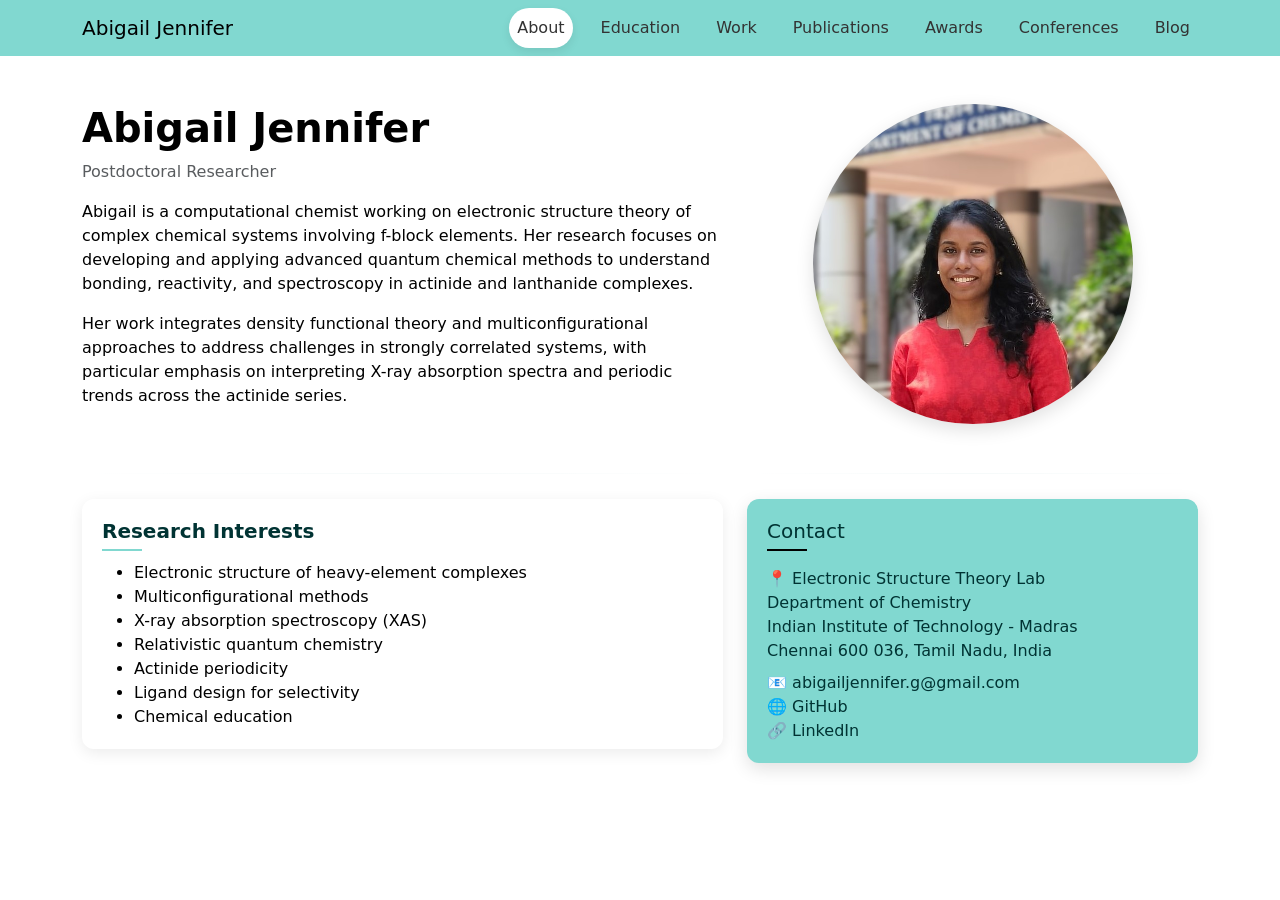
<file: about.html>
<!DOCTYPE html>
<html>
<head>
    <title>About - Abigail Jennifer</title>

    <link rel="icon" type="image/png" href="./favicon.png">

    <link href="https://cdn.jsdelivr.net/npm/bootstrap@5.3.0/dist/css/bootstrap.min.css" rel="stylesheet">
 <meta name="color-scheme" content="light only">
    <style>
      /* PAGE */
body {
    background-color: #ffffff;
    color: #000000;
}

html {
    color-scheme: light;
}

.navbar {
    background-color: #81D8D0;
}

.navbar-nav {
    gap: 20px;
}

/* NAV LINKS */
.nav-link {
    color: #333 !important;
    border-radius: 50px;
    padding: 8px 16px;
    transition: 0.3s;
}

/* HOVER */
.nav-link:hover {
    background-color: #e0f7f5;
}

/* ACTIVE TAB */
.nav-link.active {
    background-color: #ffffff !important;
    box-shadow: 0 4px 10px rgba(0,0,0,0.08);
}

/* MOBILE MENU */
@media (max-width: 991px) {

    .navbar-collapse {
        position: fixed;
        top: 0;
        right: -100%;
        width: 260px;
        height: 100%;
        background-color: #ffffff;
        padding: 25px;
        transition: right 0.3s ease;
        z-index: 1050;
    }

    .navbar-collapse.show {
        right: 0;
    }

    .nav-link {
        display: block;
        margin-bottom: 10px;
    }
}

/* LOGO */
.navbar-logo {
    width: 34px;
    height: 34px;
    object-fit: contain;
}

/* BRAND TEXT */
.brand-name {
    font-size: 1.25rem;
    font-weight: 500;
    color: #212529;
}


.about-card {
    border-radius: 12px;
    padding: 20px;
    box-shadow: 0 4px 15px rgba(0,0,0,0.08);
    margin-bottom: 25px;
    transition: 0.3s;
}

.about-card:hover {
    transform: translateY(-4px);
    box-shadow: 0 10px 25px rgba(0,0,0,0.12);
}

.section-title {
    font-weight: 600;
    margin-bottom: 10px;
    color: #003333;
    position: relative;
}

.section-title::after {
    content: "";
    display: block;
    width: 40px;
    height: 2px;
    background-color: #81D8D0;
    margin-top: 6px;
}

/* CONTACT CARD */
.contact-card {
    background-color: #81D8D0;
    color: #003333;
    border-radius: 12px;
    padding: 20px;
    box-shadow: 0 6px 18px rgba(0,0,0,0.12);
    transition: 0.3s;
}

.contact-card:hover {
    transform: translateY(-5px) scale(1.01);
    box-shadow: 0 12px 30px rgba(0,0,0,0.15);
    background-color: #72cfc7;
}

.contact-card a {
    color: #003333;
    font-weight: 500;
    text-decoration: none;
}

.contact-card a:hover {
    text-decoration: underline;
}

.contact a {
    text-decoration: none;
    color: #003333;
}

.contact a:hover {
    color: #001f1f;
    text-decoration: underline;
}

.section-title-dark::after {
    content: "";
    display: block;
    width: 40px;
    height: 2px;
    background-color: #000;
    margin-top: 6px;
}

.value {
    flex: 1;
    line-height: 1.5;
}

/* PROFILE IMAGE */
.profile-img-circle {
    width: 100%;
    max-width: 320px;
    aspect-ratio: 1 / 1;
    object-fit: cover;
    border-radius: 50%;
    box-shadow: 0 6px 18px rgba(0,0,0,0.12);
}

.profile-img {
    image-rendering: -webkit-optimize-contrast;
}

/* MOBILE */
@media (max-width: 768px) {

    .hero h1 {
        font-size: 2rem;
    }

    .profile-img {
        width: 180px;
        height: 180px;
    }

    .container {
        margin-top: 10px !important;
    }
}

/* DIVIDERS */
.section-divider {
    border: none;
    height: 1px;
    background: linear-gradient(to right, transparent, #d9eaea, transparent);
    margin: 25px 0;
}

.card-divider {
    border: none;
    height: 1px;
    background-color: #eef5f5;
    margin: 15px 0;
}
    </style>
</head>

<body>

<!-- NAVBAR -->
<nav class="navbar navbar-expand-lg navbar-light"> 
    <div class="container"> 
        <a class="navbar-brand" href="index.html">Abigail Jennifer</a>

    <!-- HAMBURGER BUTTON -->
    <button class="navbar-toggler" type="button" data-bs-toggle="collapse" data-bs-target="#navbarNav">
      <span class="navbar-toggler-icon"></span>
    </button>
      
    <div class="collapse navbar-collapse" id="navbarNav">
      <ul class="navbar-nav ms-auto">
        <li class="nav-item"><a class="nav-link active" href="about.html">About</a></li>
        <li class="nav-item"><a class="nav-link" href="education.html">Education</a></li>
        <li class="nav-item"><a class="nav-link" href="work.html">Work</a></li>
        <li class="nav-item"><a class="nav-link" href="publications.html">Publications</a></li>
          <li class="nav-item"><a class="nav-link" href="awards.html">Awards</a></li>
        <li class="nav-item"><a class="nav-link" href="conferences.html">Conferences</a></li>
        <li class="nav-item"><a class="nav-link" href="blog.html">Blog</a></li>
      </ul>
    </div>

  </div>
</nav>

<div class="container mt-5">

  <div class="row align-items-center">

    <!-- RIGHT: TEXT -->
    <div class="col-md-7">

      <h1 class="fw-bold">Abigail Jennifer</h1>
      <p class="text-muted mb-3">
        Postdoctoral Researcher
      </p>

      <p>
        Abigail is a computational chemist working on electronic structure theory of complex chemical systems involving f-block elements. Her research focuses on developing and
        applying advanced quantum chemical methods to understand bonding, reactivity, and spectroscopy in actinide and lanthanide complexes.
      </p>

      <p>
        Her work integrates density functional theory and multiconfigurational approaches to address
        challenges in strongly correlated systems, with particular emphasis on interpreting X-ray
        absorption spectra and periodic trends across the actinide series.
      </p>

    </div>

    <!-- LEFT: IMAGE -->
    <div class="col-md-5 text-center">
      <img src="images/profile.jpeg" class="profile-img-circle">
    </div>

  </div>

  <!-- RESEARCH + CONTACT -->
  <div class="row mt-4">

    <!-- RESEARCH -->
    <div class="col-lg-7">
        <hr class="section-divider">
      <div class="about-card">
        <h5 class="section-title">Research Interests</h5>
        <ul class="mb-0">
          <li>Electronic structure of heavy-element complexes</li>
          <li>Multiconfigurational methods</li>
          <li>X-ray absorption spectroscopy (XAS)</li>
          <li>Relativistic quantum chemistry</li>
          <li>Actinide periodicity</li>
          <li>Ligand design for selectivity</li>
          <li>Chemical education</li>
        </ul>
      </div>
    </div>

    <!-- CONTACT -->
    <div class="col-lg-5">
        <hr class="section-divider">
      <div class="contact-card">
       <h5 class="section-title-dark mb-3">Contact</h5>

        <p class="mb-2">
          📍  <span class="value"> 
              Electronic Structure Theory Lab<br>
              Department of Chemistry<br>
              Indian Institute of Technology - Madras<br>
              Chennai 600 036, Tamil Nadu, India
          </span>
        </p>

        <div class="contact-item">
          <span class="label">📧</span>
          <span class="value">
            <a href="mailto:abigailjennifer.g@gmail.com">abigailjennifer.g@gmail.com</a>
          </span>
        </div>

         <div class="contact-item">
          <span class="label">🌐</span>
          <span class="value">
            <a href="https://github.com/AbigailJennifer" target="_blank">GitHub</a>
          </span>
        </div>

        <div class="contact-item">
          <span class="label">🔗</span>
          <span class="value">
            <a href="https://in.linkedin.com/in/abigail-jennifer-80b864189" target="_blank">LinkedIn</a>
          </span>
        </div>

      </div>
    </div>

  </div>

</div>
<!-- BOOTSTRAP JS -->
<script src="https://cdn.jsdelivr.net/npm/bootstrap@5.3.0/dist/js/bootstrap.bundle.min.js"></script>

</body>
</html>
</file>
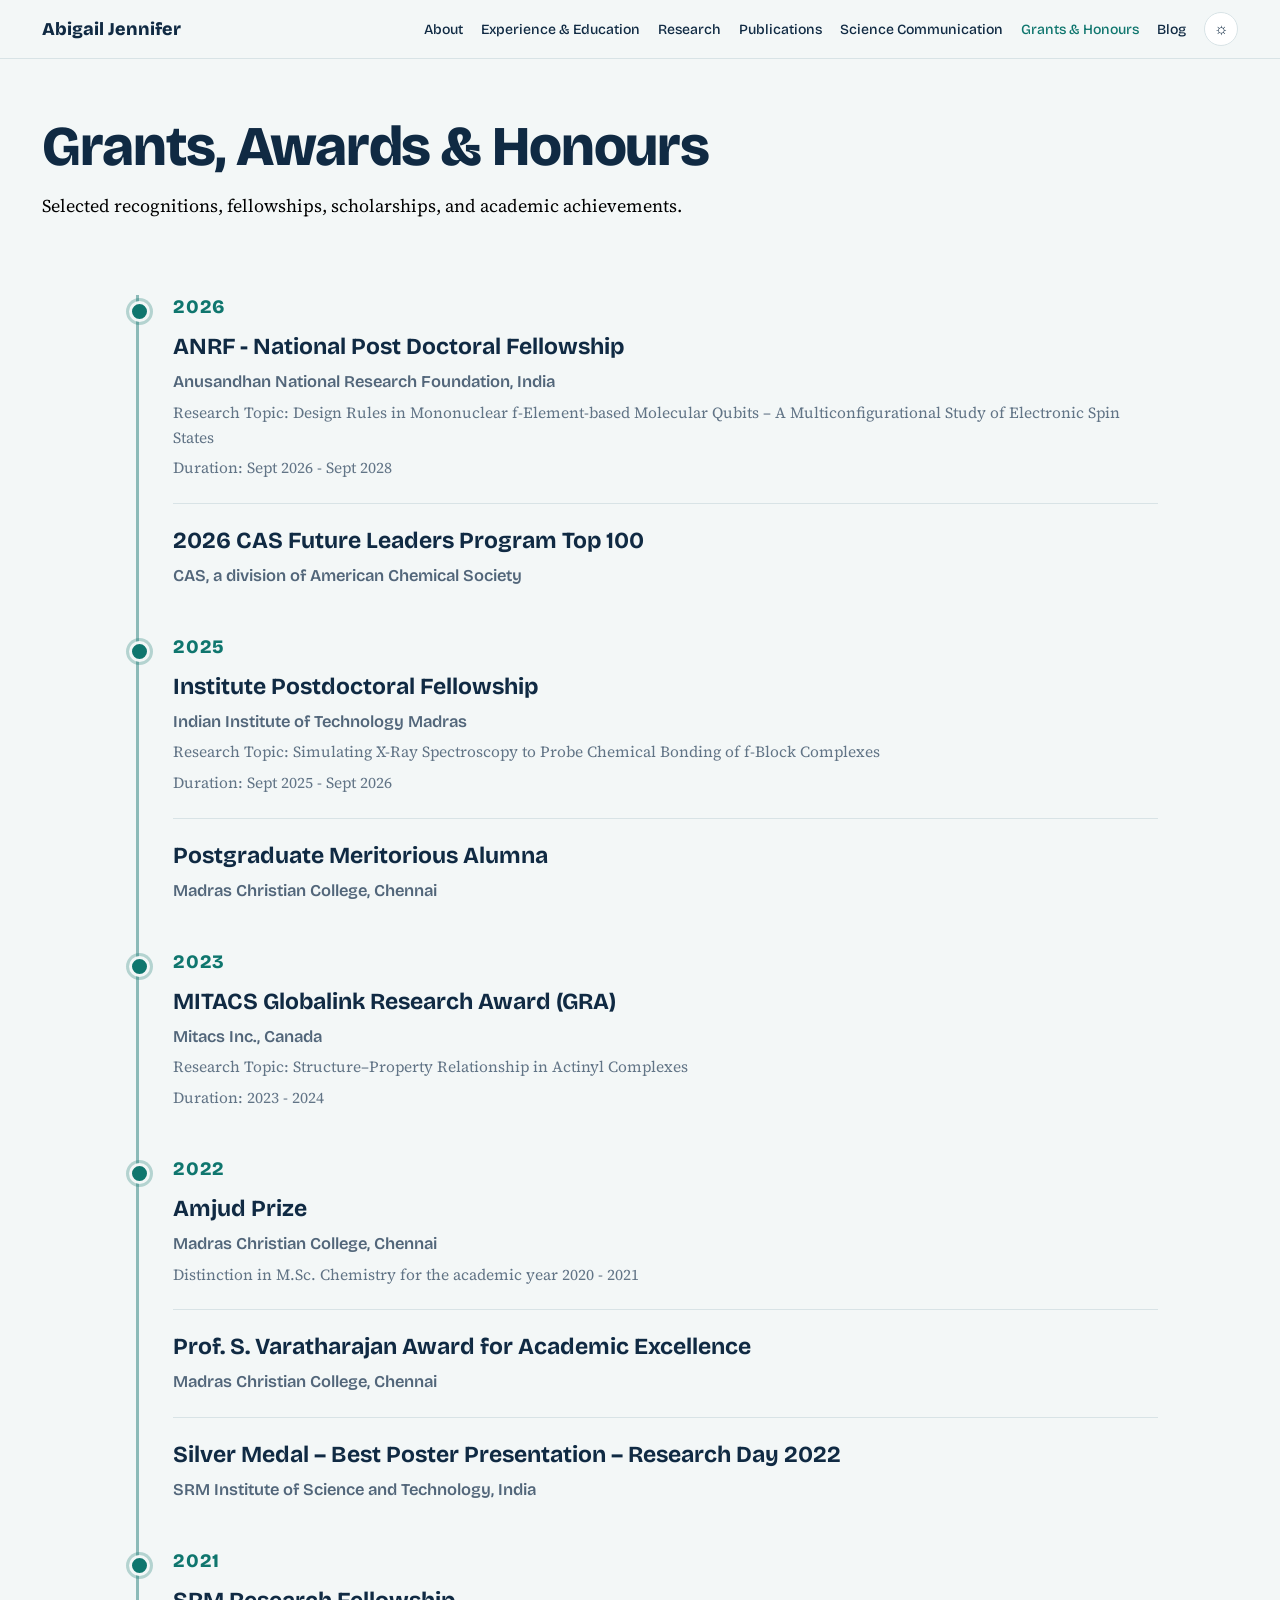
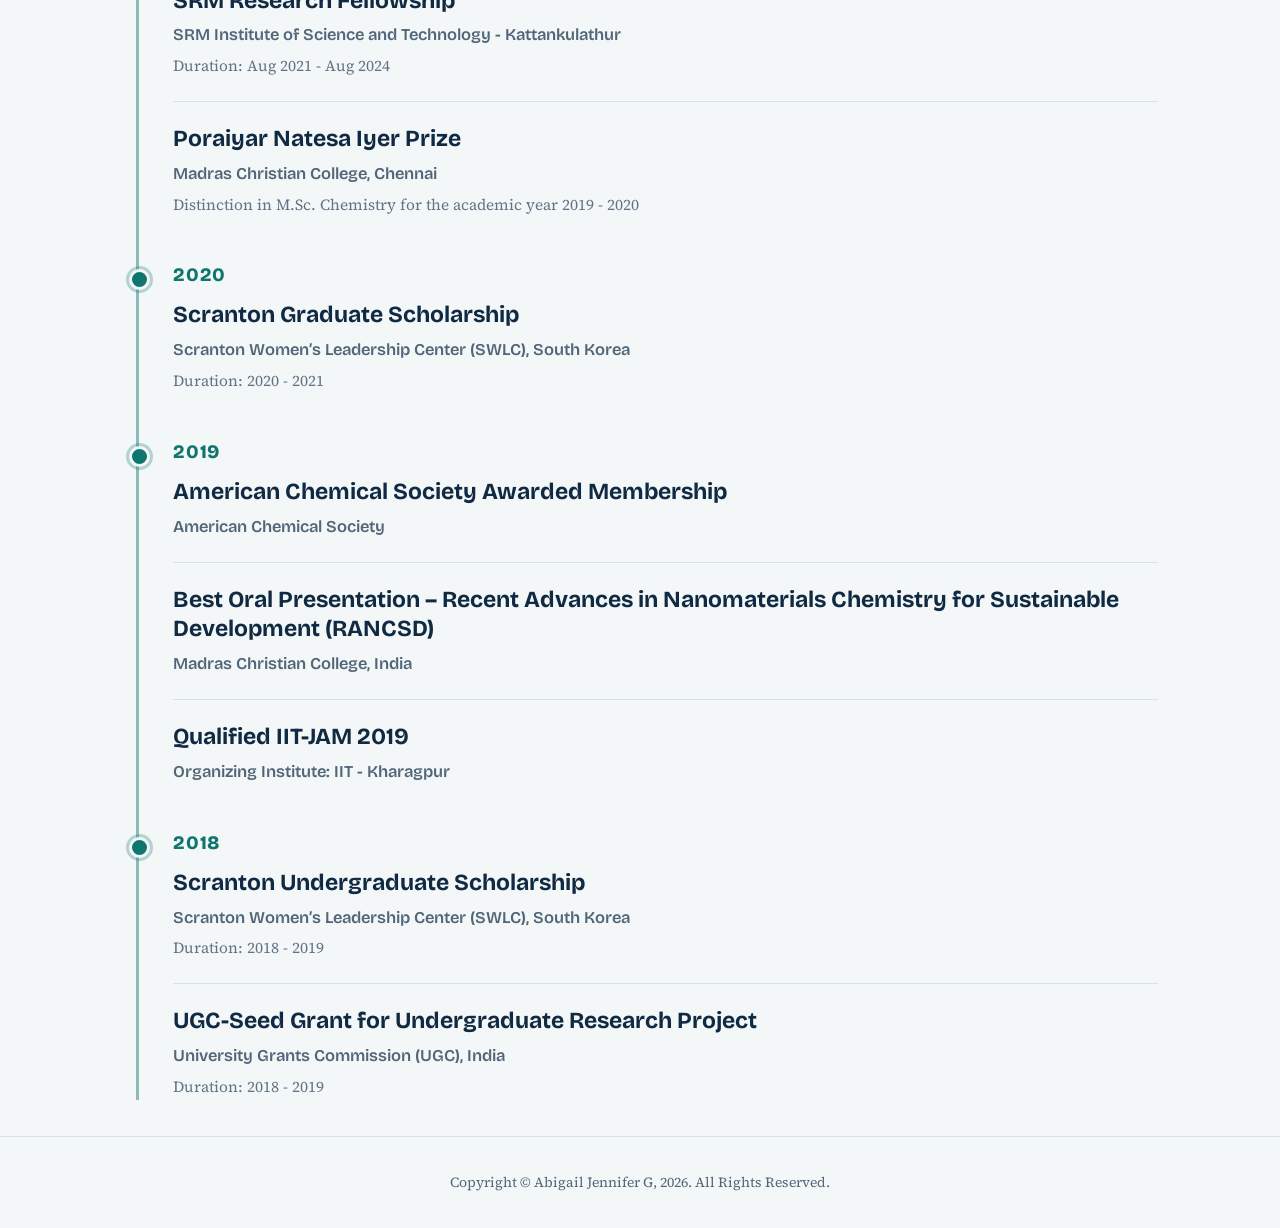
<file: awards.html>
<!DOCTYPE html>
<html lang="en"><head><meta charset="utf-8"><meta name="viewport" content="width=device-width, initial-scale=1">
<title>Grants, Awards &amp; Honours | Abigail Jennifer</title>
<meta name="description" content="Selected recognitions, fellowships, scholarships and academic achievements of Abigail Jennifer.">
<link rel="icon" type="image/svg+xml" href="./favicon.svg">
<link rel="alternate icon" href="./favicon.ico" sizes="32x32">
<link rel="apple-touch-icon" href="./apple-touch-icon.png">
<link rel="preconnect" href="https://fonts.googleapis.com">
<link href="https://fonts.googleapis.com/css2?family=Bricolage+Grotesque:wght@500;700;800&family=Source+Serif+4:ital,wght@0,400;0,600;1,400&display=swap" rel="stylesheet">
<link rel="stylesheet" href="style.css">
<style>
/* timeline: thread, dots and year labels use the site's teal */
.timeline{position:relative;margin:34px 0 0 14px;padding-left:34px;border-left:3px solid color-mix(in srgb,var(--teal) 38%,var(--line))}
.timeline-item{position:relative;margin-bottom:46px}
.timeline-item:last-child{margin-bottom:0}
.timeline-item::before{content:"";position:absolute;left:-44px;top:6px;width:15px;height:15px;border-radius:50%;background:var(--teal);border:3px solid var(--bg);box-shadow:0 0 0 3px color-mix(in srgb,var(--teal) 28%,transparent)}
.timeline-date{font:800 19px var(--h);letter-spacing:.04em;color:var(--teal);margin-bottom:14px}
/* each award: title largest, awarding body smaller, description smallest */
.award-entry{padding-bottom:22px;margin-bottom:22px;border-bottom:1px solid var(--line)}
.award-entry:last-child{border-bottom:0;margin-bottom:0;padding-bottom:0}
.award-entry h3{font-size:clamp(19px,2.2vw,23px);line-height:1.3;color:var(--ink);margin:0}
.award-org{font:600 16.5px/1.5 var(--h);color:var(--mut);margin:8px 0 0}
.award-description{font-size:15.5px;line-height:1.6;color:var(--mut);opacity:.9;margin:6px 0 0} .pagehead h1 {white-space: nowrap;}
@media(max-width:700px){.timeline{margin-left:6px;padding-left:24px}.timeline-item::before{left:-34px}.pagehead h1 {white-space: normal;}}
.pagehead .lead {white-space: nowrap;max-width: none;}
@media (max-width: 700px) {.pagehead .lead {white-space: normal;}}
</style></head>
<body><div id="nav"></div>
<header class="pagehead"><div class="wrap"><h1>Grants, Awards &amp; Honours</h1><p class="lead">Selected recognitions, fellowships, scholarships, and academic achievements.</p></div></header>
<section class="s"><div class="wrap">
<!-- EDIT ME: to add an award, copy one <div class="award-entry"> block into the right year (or copy a whole <div class="timeline-item"> for a new year). Delete the description line if there is none. -->
<div class="timeline">
<div class="timeline-item">
<div class="timeline-date">2026</div>
<div class="award-entry">
<h3>ANRF - National Post Doctoral Fellowship</h3>
<p class="award-org">Anusandhan National Research Foundation, India</p>
<p class="award-description">Research Topic: Design Rules in Mononuclear f-Element-based Molecular Qubits – A Multiconfigurational Study of Electronic Spin States</p>
<p class="award-description">Duration: Sept 2026 - Sept 2028</p>
</div>
<div class="award-entry">
<h3>2026 CAS Future Leaders Program Top 100</h3>
<p class="award-org">CAS, a division of American Chemical Society</p>
</div>
</div>

<div class="timeline-item">
<div class="timeline-date">2025</div>
<div class="award-entry">
<h3>Institute Postdoctoral Fellowship</h3>
<p class="award-org">Indian Institute of Technology Madras</p>
<p class="award-description">Research Topic: Simulating X-Ray Spectroscopy to Probe Chemical Bonding of f-Block Complexes</p>
<p class="award-description">Duration: Sept 2025 - Sept 2026</p>
</div>
<div class="award-entry">
<h3>Postgraduate Meritorious Alumna</h3>
<p class="award-org">Madras Christian College, Chennai</p>
</div>
</div>

<div class="timeline-item">
<div class="timeline-date">2023</div>
<div class="award-entry">
<h3>MITACS Globalink Research Award (GRA)</h3>
<p class="award-org">Mitacs Inc., Canada</p>
<p class="award-description">Research Topic: Structure–Property Relationship in Actinyl Complexes</p>
<p class="award-description">Duration: 2023 - 2024</p>
</div>
</div>

<div class="timeline-item">
<div class="timeline-date">2022</div>
<div class="award-entry">
<h3>Amjud Prize</h3>
<p class="award-org">Madras Christian College, Chennai</p>
<p class="award-description">Distinction in M.Sc. Chemistry for the academic year 2020 - 2021</p>
</div>
<div class="award-entry">
<h3>Prof. S. Varatharajan Award for Academic Excellence</h3>
<p class="award-org">Madras Christian College, Chennai</p>
</div>
<div class="award-entry">
<h3>Silver Medal – Best Poster Presentation – Research Day 2022</h3>
<p class="award-org">SRM Institute of Science and Technology, India</p>
</div>
</div>

<div class="timeline-item">
<div class="timeline-date">2021</div>
<div class="award-entry">
<h3>SRM Research Fellowship</h3>
<p class="award-org">SRM Institute of Science and Technology - Kattankulathur</p>
<p class="award-description">Duration: Aug 2021 - Aug 2024</p>
</div>
<div class="award-entry">
<h3>Poraiyar Natesa Iyer Prize</h3>
<p class="award-org">Madras Christian College, Chennai</p>
<p class="award-description">Distinction in M.Sc. Chemistry for the academic year 2019 - 2020</p>
</div>
</div>
  
<div class="timeline-item">
<div class="timeline-date">2020</div>
<div class="award-entry">
<h3>Scranton Graduate Scholarship</h3>
<p class="award-org">Scranton Women’s Leadership Center (SWLC), South Korea</p>
<p class="award-description">Duration: 2020 - 2021</p>
</div>
</div>

<div class="timeline-item">
<div class="timeline-date">2019</div>
<div class="award-entry">
<h3>American Chemical Society Awarded Membership</h3>
<p class="award-org">American Chemical Society</p>
</div>
<div class="award-entry">
<h3>Best Oral Presentation – Recent Advances in Nanomaterials Chemistry for Sustainable Development (RANCSD)</h3>
<p class="award-org">Madras Christian College, India</p>
</div>
<div class="award-entry">
<h3>Qualified IIT-JAM 2019</h3>
<p class="award-org">Organizing Institute: IIT - Kharagpur</p>
</div>
</div>

<div class="timeline-item">
<div class="timeline-date">2018</div>
<div class="award-entry">
<h3>Scranton Undergraduate Scholarship</h3>
<p class="award-org">Scranton Women’s Leadership Center (SWLC), South Korea</p>
<p class="award-description">Duration: 2018 - 2019</p>
</div>
<div class="award-entry">
<h3>UGC-Seed Grant for Undergraduate Research Project</h3>
<p class="award-org">University Grants Commission (UGC), India</p>
<p class="award-description">Duration: 2018 - 2019</p>
</div>
</div>

</div>
</div></section>
<div id="foot"></div>
<script src="site.js"></script>
</body></html>
</file>
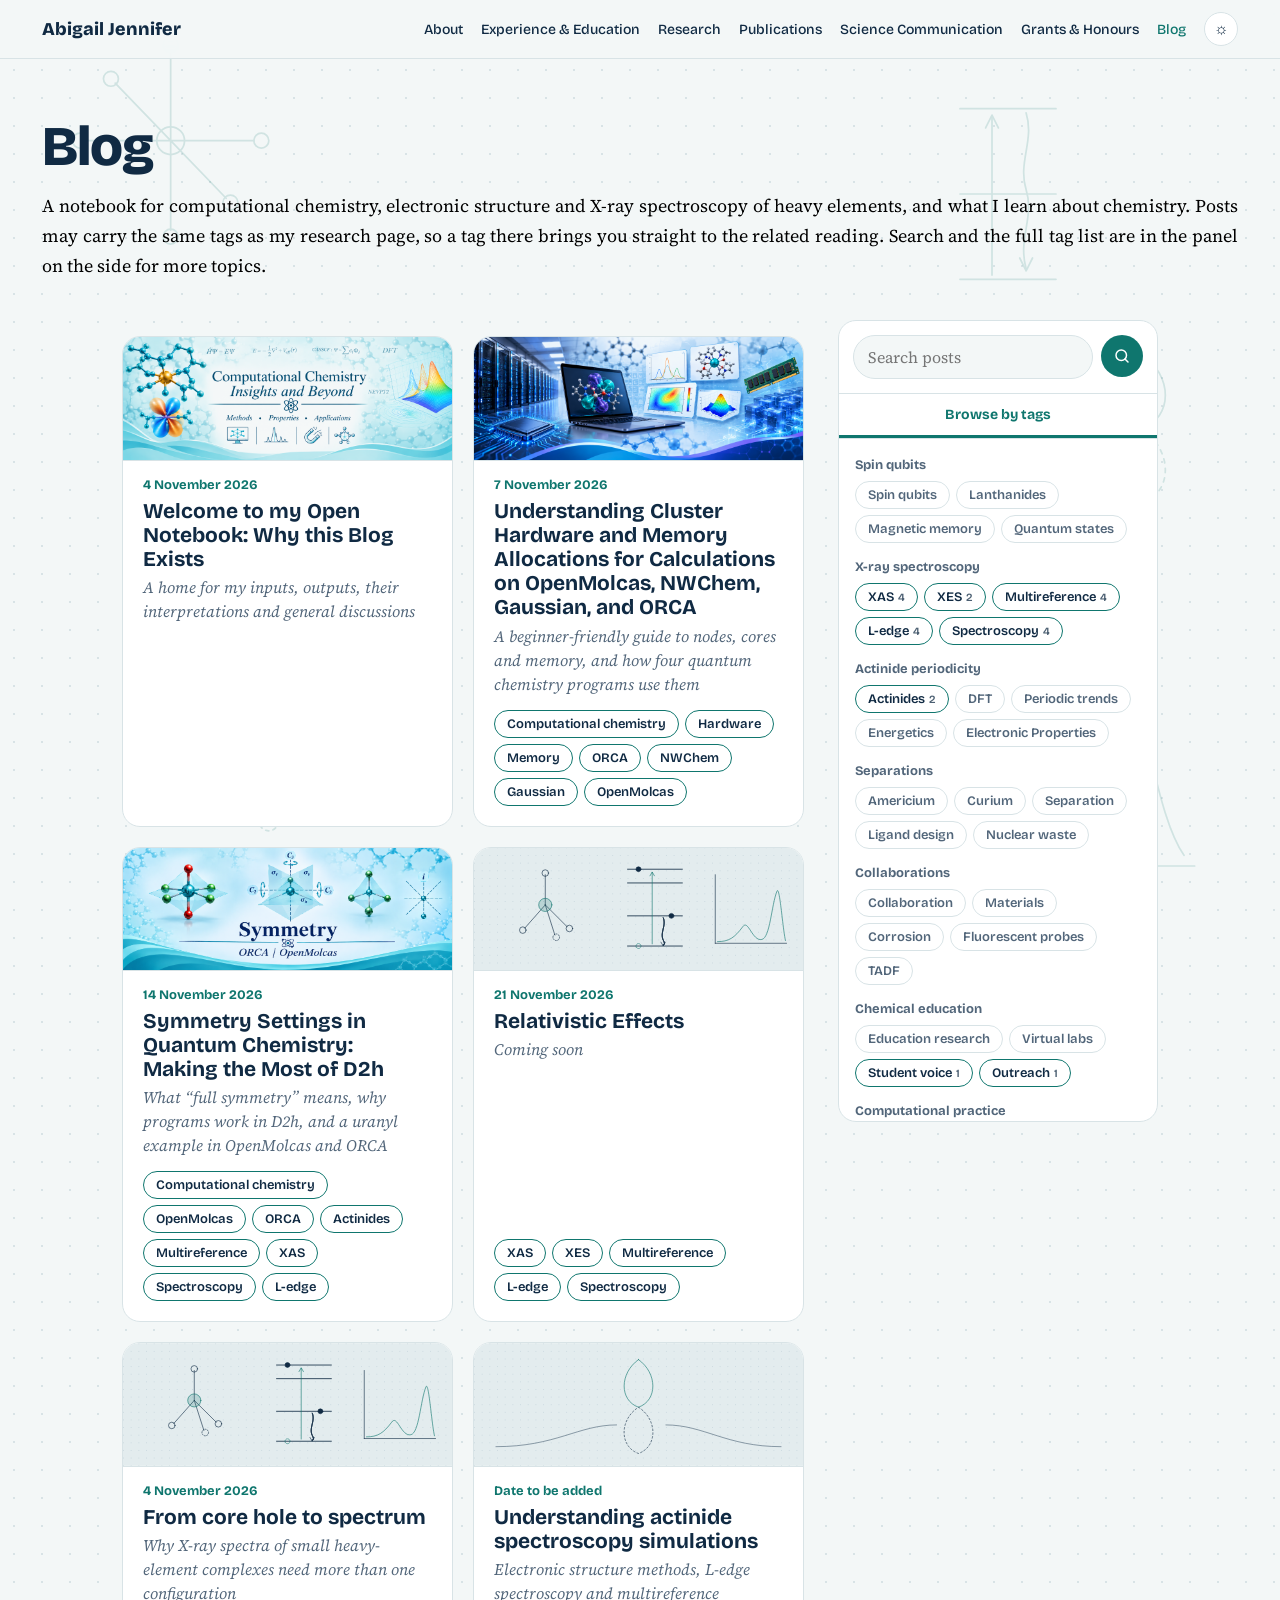
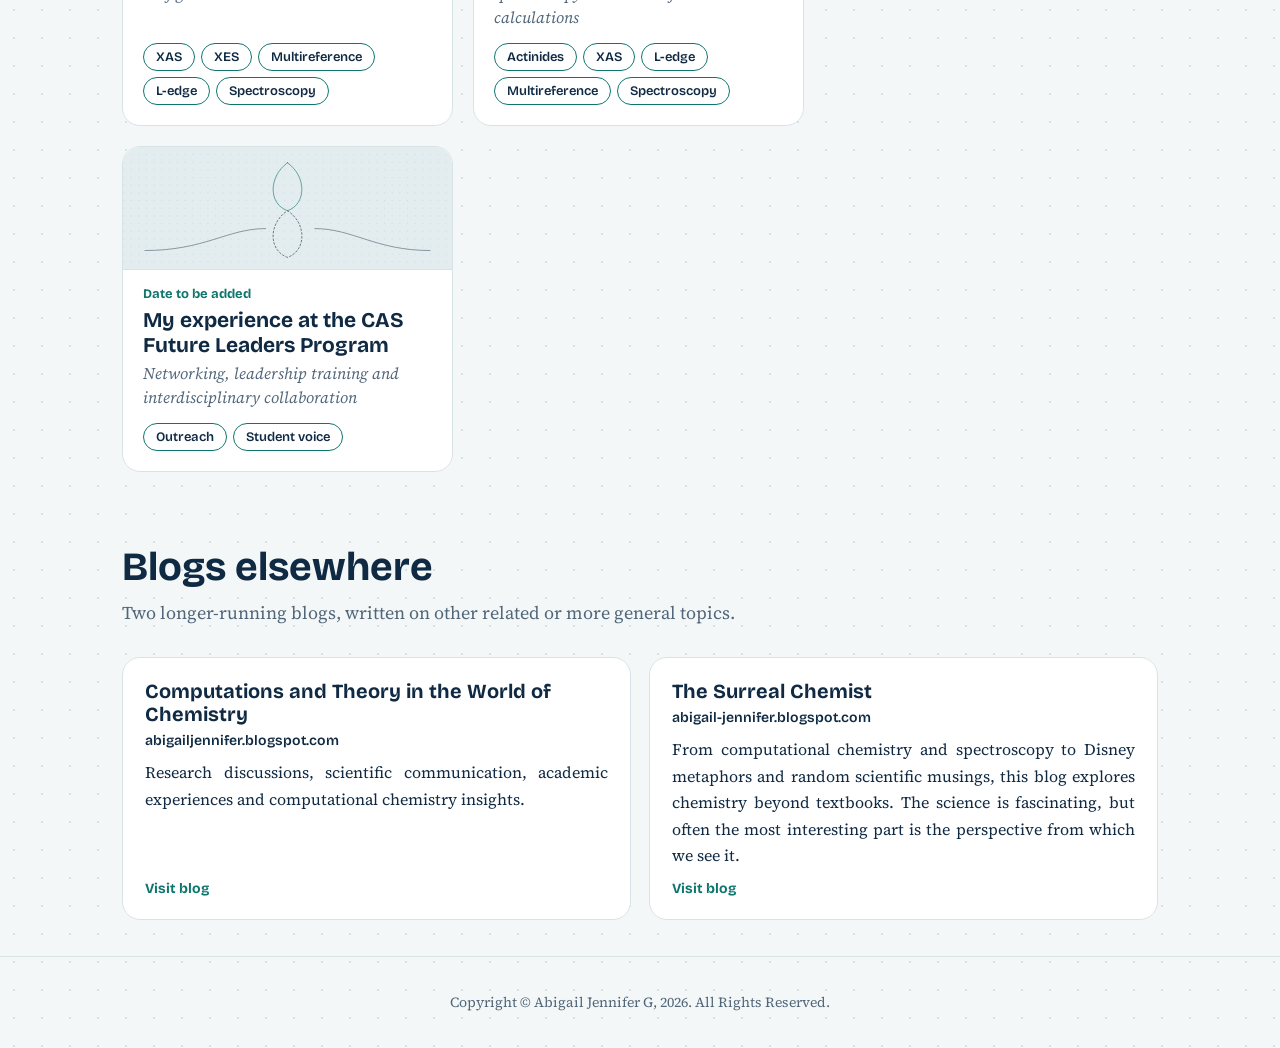
<file: blog.html>
<!DOCTYPE html>
<html lang="en"><head><meta charset="utf-8"><meta name="viewport" content="width=device-width, initial-scale=1">
<link rel="icon" type="image/svg+xml" href="./favicon.svg">
<link rel="alternate icon" href="./favicon.ico" sizes="32x32">
<link rel="apple-touch-icon" href="./apple-touch-icon.png">
<link rel="preconnect" href="https://fonts.googleapis.com">
<link href="https://fonts.googleapis.com/css2?family=Bricolage+Grotesque:wght@500;700;800&family=Source+Serif+4:ital,wght@0,400;0,600;1,400&display=swap" rel="stylesheet">
<link rel="stylesheet" href="style.css"><link rel="stylesheet" href="blog.css?v=6">
<title>Blog | Abigail Jennifer</title>
<meta name="description" content="Notes on computational chemistry, X-ray spectroscopy, heavy elements and chemical education by Abigail Jennifer.">
</head>
<body data-page="list">
<div id="nav"></div>
<div class="bp">
<header class="pagehead"><div class="wrap"><h1>Blog</h1><p class="lead">A notebook for computational chemistry, electronic structure and X-ray spectroscopy of heavy elements, and what I learn about chemistry. Posts may carry the same tags as my research page, so a tag there brings you straight to the related reading. Search and the full tag list are in the panel on the side for more topics.</p></div></header>
<section class="s"><div class="wrap"><div class="bl"><main><div class="now" id="now" hidden></div><div class="cards" id="posts"></div></main><div id="sidemount"></div></div></div></section>
<section class="s" id="external"><div class="wrap">
<h2>Blogs elsewhere</h2><p class="lead">Two longer-running blogs, written on other related or more general topics.</p>
<div class="ext">
<div class="card"><h3>Computations and Theory in the World of Chemistry</h3><p class="host">abigailjennifer.blogspot.com</p><p>Research discussions, scientific communication, academic experiences and computational chemistry insights.</p><a class="go" href="https://abigailjennifer.blogspot.com/" target="_blank" rel="noopener">Visit blog</a></div>
<div class="card"><h3>The Surreal Chemist</h3><p class="host">abigail-jennifer.blogspot.com</p><p>From computational chemistry and spectroscopy to Disney metaphors and random scientific musings, this blog explores chemistry beyond textbooks. The science is fascinating, but often the most interesting part is the perspective from which we see it.</p><a class="go" href="https://abigail-jennifer.blogspot.com/" target="_blank" rel="noopener">Visit blog</a></div>
</div></div></section>
</div>
<button id="sidetab" type="button"></button>
<div id="foot"></div>
<script src="site.js"></script><script src="posts.js?v=6"></script><script src="blog.js?v=6"></script>
</body></html>
</file>
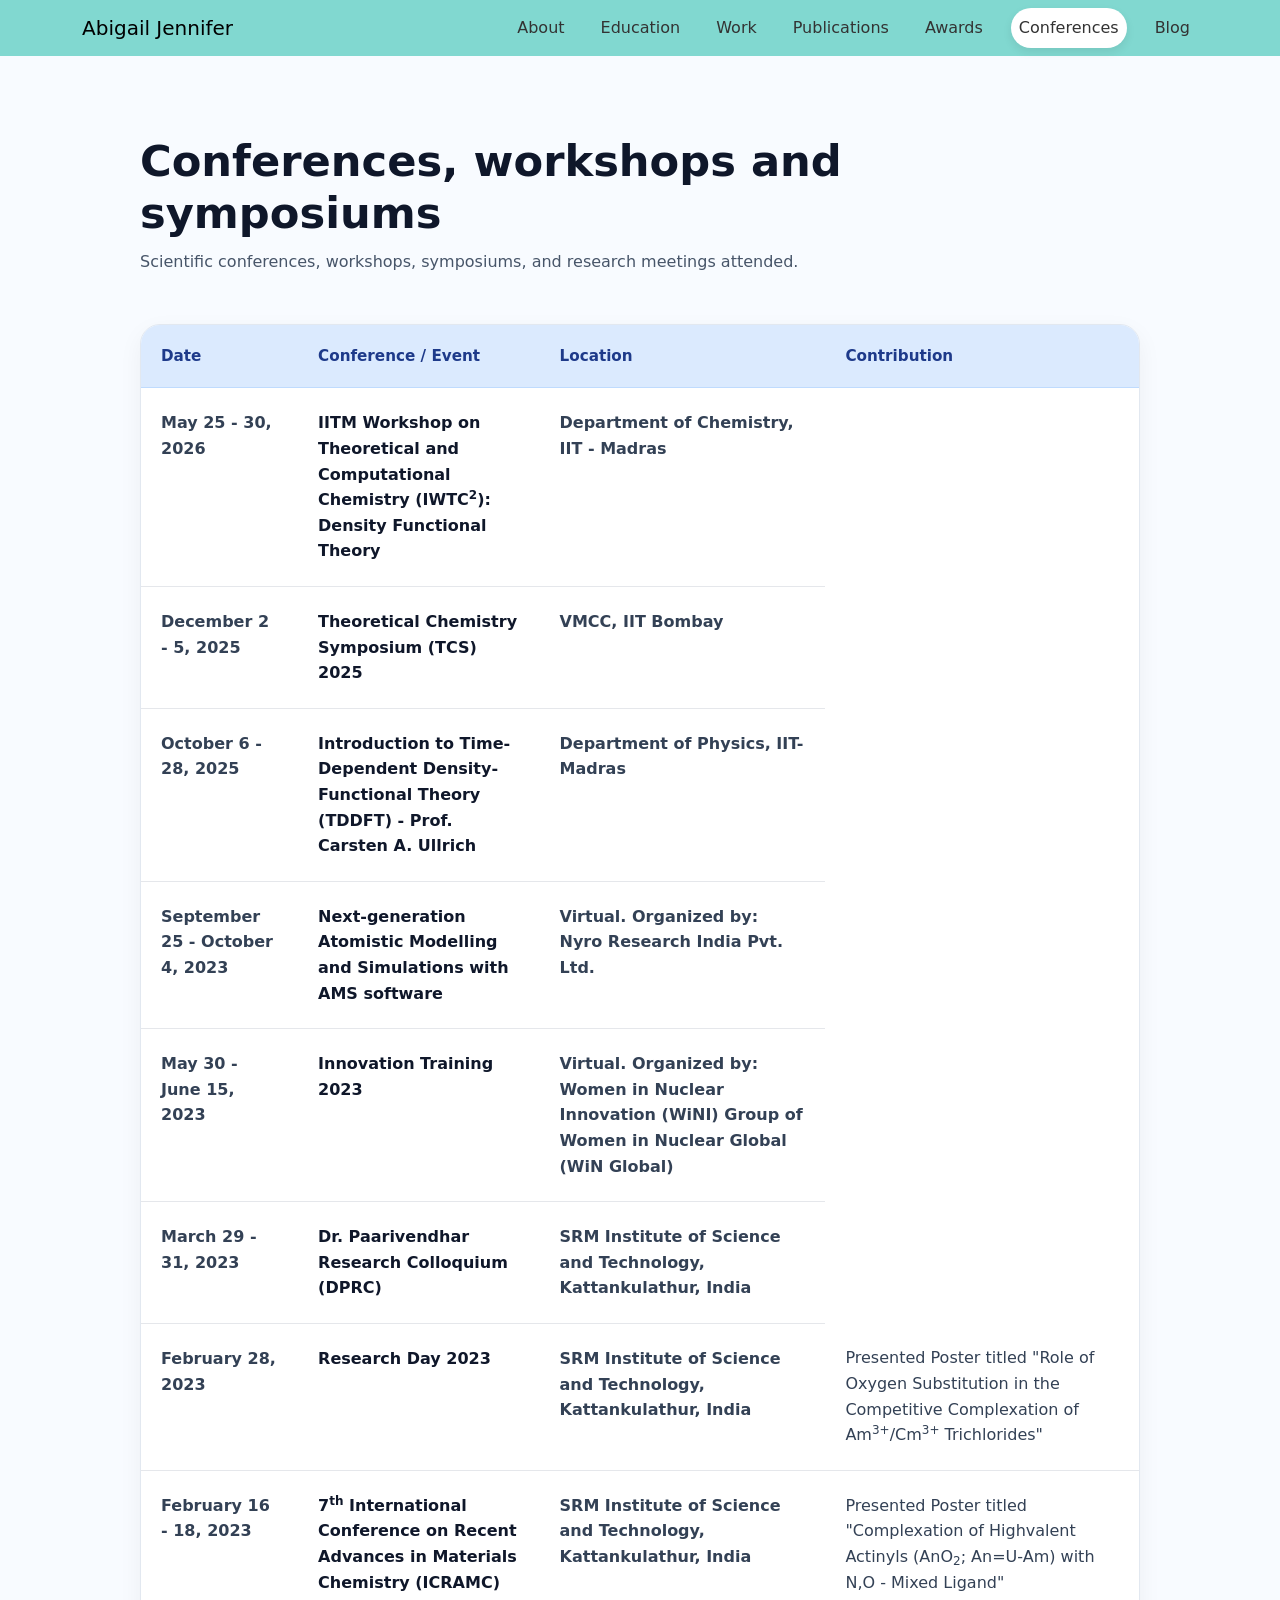
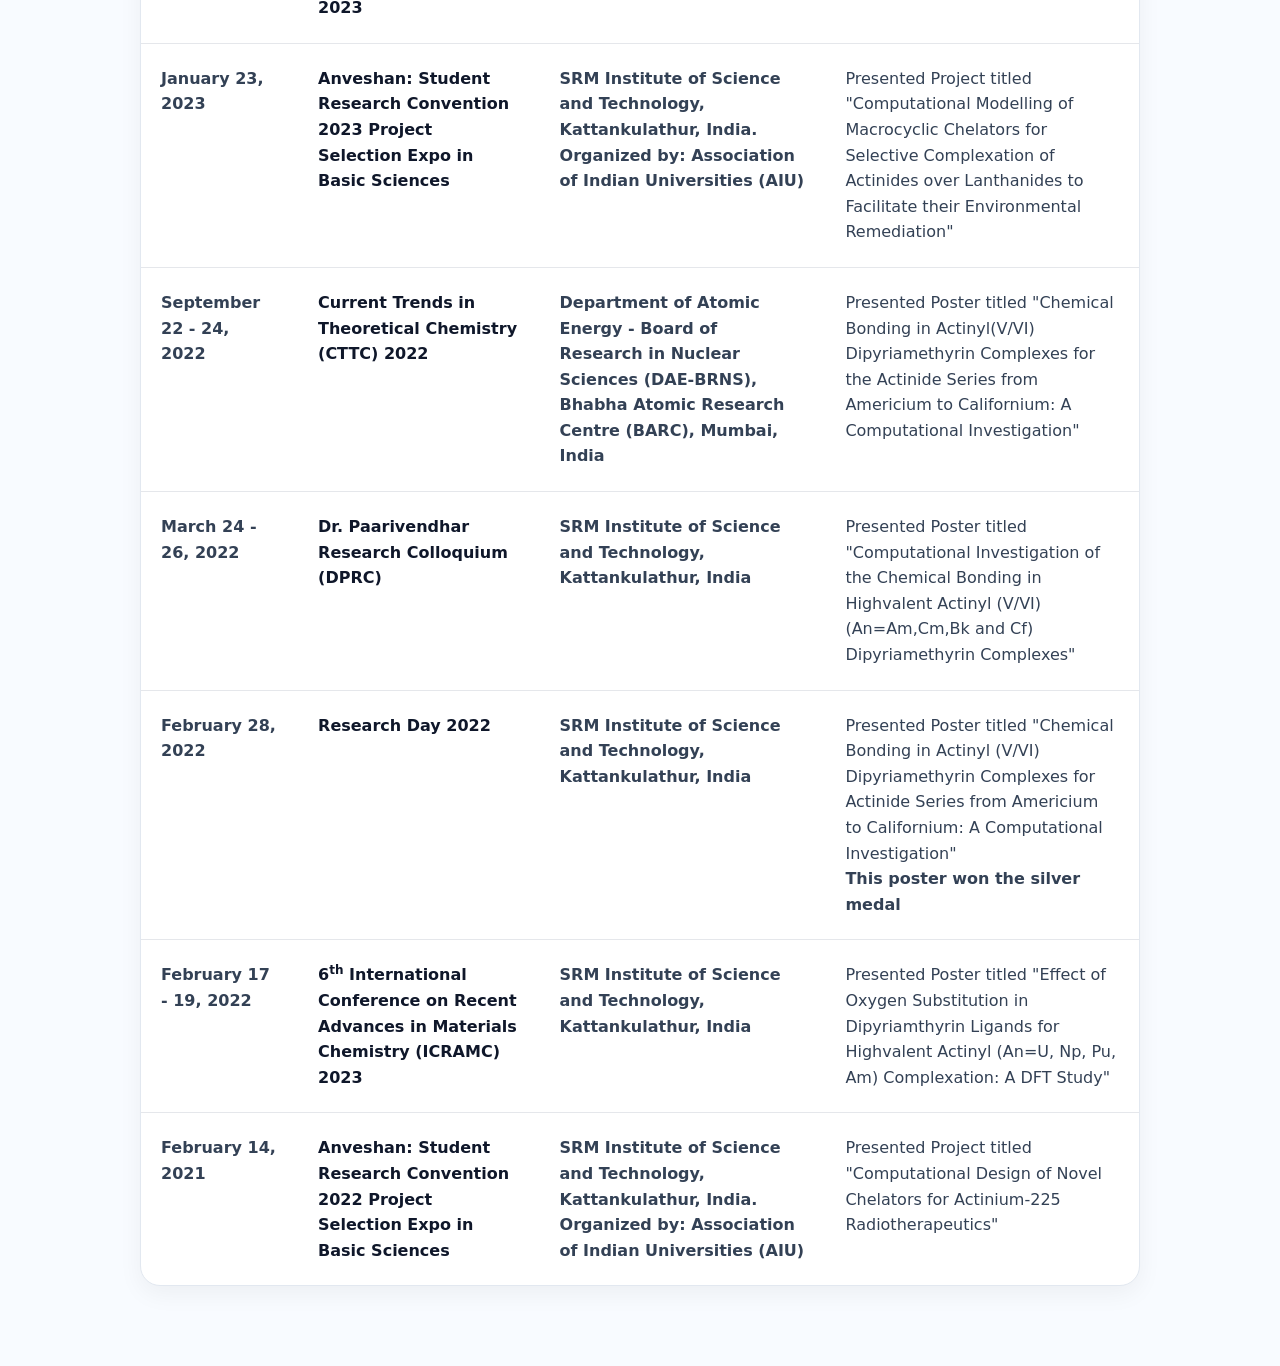
<file: conferences.html>
<!DOCTYPE html>
<html>
<head>
    <title>Conferences - Abigail Jennifer</title>

    <link rel="icon" type="image/png" href="favicon.png">

    <link href="https://cdn.jsdelivr.net/npm/bootstrap@5.3.0/dist/css/bootstrap.min.css" rel="stylesheet">
 <meta name="color-scheme" content="light only">
    <style>
 body {
    background-color: #ffffff;
    color: #000000;
}

html {
    color-scheme: light;
}

.navbar {
    background-color: #81D8D0;
}

.navbar-nav {
    gap: 20px;
}

/* NAV LINKS */
.nav-link {
    color: #333 !important;
    border-radius: 50px;
    padding: 8px 16px;
    transition: 0.3s;
}

/* HOVER */
.nav-link:hover {
    background-color: #e0f7f5;
}

/* ACTIVE TAB */
.nav-link.active {
    background-color: #ffffff !important;
    box-shadow: 0 4px 10px rgba(0,0,0,0.08);
}

/* MOBILE MENU */
@media (max-width: 991px) {

    .navbar-collapse {
        position: fixed;
        top: 0;
        right: -100%;
        width: 260px;
        height: 100%;
        background-color: #ffffff;
        padding: 25px;
        transition: right 0.3s ease;
        z-index: 1050;
    }

    .navbar-collapse.show {
        right: 0;
    }

    .nav-link {
        display: block;
        margin-bottom: 10px;
    }
}

        /* =========================
           MAIN SECTION
        ========================= */

        .conference-section {
            padding: 80px 10%;
            background: #f8fbff;
            min-height: 100vh;
        }

        .section-title {
            font-size: 2.7rem;
            font-weight: 700;
            color: #0f172a;
            margin-bottom: 10px;
        }

        .section-subtitle {
            color: #475569;
            margin-bottom: 50px;
            font-size: 1rem;
        }

        /* =========================
           TABLE STYLE
        ========================= */

        .conference-table-wrapper {
            overflow-x: auto;
            background: #ffffff;
            border-radius: 20px;
            box-shadow: 0 8px 24px rgba(0,0,0,0.05);
            border: 1px solid #e2e8f0;
        }

        .conference-table {
            width: 100%;
            border-collapse: collapse;
            min-width: 900px;
        }

        .conference-table thead {
            background: #dbeafe;
        }

        .conference-table th {
            padding: 20px;
            text-align: left;
            font-size: 0.95rem;
            color: #1e3a8a;
            font-weight: 700;
            border-bottom: 1px solid #bfdbfe;
        }

        .conference-table td {
            padding: 22px 20px;
            vertical-align: top;
            border-bottom: 1px solid #e5e7eb;
            color: #334155;
            line-height: 1.6;
        }

        .conference-table tr:last-child td {
            border-bottom: none;
        }

        .conference-table tr:hover {
            background: #f8fbff;
        }

        /* =========================
           CUSTOM ELEMENTS
        ========================= */

        .conference-date {
            font-weight: 700;
            color: #2563eb;
            min-width: 120px;
        }

        .conference-name {
            font-weight: 700;
            color: #0f172a;
            font-size: 1rem;
        }

        .conference-location {
            font-weight: 600;
            color: #475569;
        }

        .presentation-badge {
            display: inline-block;
            padding: 6px 14px;
            border-radius: 50px;
            background: #eff6ff;
            color: #1d4ed8;
            font-size: 0.82rem;
            font-weight: 600;
        }

        .conference-description {
            color: #475569;
        }

        /* =========================
           RESPONSIVE
        ========================= */

        @media (max-width: 768px) {

            .conference-section {
                padding: 60px 5%;
            }

            .section-title {
                font-size: 2rem;
            }

            .conference-table th,
            .conference-table td {
                padding: 16px;
            }
        }

    </style>

</head>

<body>

<!-- NAVBAR -->
<nav class="navbar navbar-expand-lg navbar-light"> 
    <div class="container"> 
        <a class="navbar-brand" href="index.html">Abigail Jennifer</a>

    <!-- HAMBURGER BUTTON -->
    <button class="navbar-toggler" type="button" data-bs-toggle="collapse" data-bs-target="#navbarNav">
      <span class="navbar-toggler-icon"></span>
    </button>
      
    <div class="collapse navbar-collapse" id="navbarNav">
      <ul class="navbar-nav ms-auto">
        <li class="nav-item"><a class="nav-link" href="about.html">About</a></li>
        <li class="nav-item"><a class="nav-link" href="education.html">Education</a></li>
        <li class="nav-item"><a class="nav-link" href="work.html">Work</a></li>
        <li class="nav-item"><a class="nav-link" href="publications.html">Publications</a></li>
          <li class="nav-item"><a class="nav-link" href="awards.html">Awards</a></li>
        <li class="nav-item"><a class="nav-link active" href="conferences.html">Conferences</a></li>
        <li class="nav-item"><a class="nav-link" href="blog.html">Blog</a></li>
      </ul>
    </div>
  </div>
</nav>

    <!-- MAIN SECTION -->
    <section class="conference-section">
        <div class="container">
            <h2 class="section-title">
                Conferences, workshops and symposiums
            </h2>
            <p class="section-subtitle">
                Scientific conferences, workshops, symposiums, and research meetings attended.
            </p>
            <div class="conference-table-wrapper">
                <table class="conference-table">
                    <thead>
                        <tr>
                            <th>Date</th>
                            <th>Conference / Event</th>
                            <th>Location</th>
                            <th>Contribution</th>
                        </tr>
                    </thead>
                    <tbody>
                       <!-- ENTRY -->
                        <tr>
                            <td class="conference-date">
                                May 25 - 30, 2026
                            </td>
                            <td>
                                <div class="conference-name">
                                    IITM Workshop on Theoretical and Computational Chemistry (IWTC<sup>2</sup>): Density Functional Theory
                                </div>
                            </td>

                            <td class="conference-location">
                                Department of Chemistry, IIT - Madras
                            </td>
                        </tr>

                        <!-- ENTRY -->
                        <tr>

                            <td class="conference-date">
                                December 2 - 5, 2025
                            </td>
                            <td>
                                <div class="conference-name">
                                    Theoretical Chemistry Symposium (TCS) 2025
                                </div>
                            </td>
                            <td class="conference-location">
                                VMCC, IIT Bombay
                            </td>
                            </tr>
                              <!-- ENTRY -->
                        <tr>
                            <td class="conference-date">
                                October 6 - 28, 2025
                            </td>
                            <td>
                                <div class="conference-name">
                                    Introduction to Time-Dependent Density-Functional Theory (TDDFT) - Prof. Carsten A. Ullrich
                                </div>
                            </td>
                            <td class="conference-location">
                                Department of Physics, IIT-Madras
                            </td>
                            </tr>
                        <!-- ENTRY -->
                        <tr>

                            <td class="conference-date">
                                September 25 - October 4, 2023
                            </td>
                            <td>
                                <div class="conference-name">
                                    Next-generation Atomistic Modelling and Simulations with AMS software
                                </div>
                            </td>
                            <td class="conference-location">
                                Virtual. Organized by: Nyro Research India Pvt. Ltd.
                            </td>
                           </tr>
                        <!-- ENTRY -->
                        <tr>
                            <td class="conference-date">
                                May 30 - June 15, 2023
                            </td>
                            <td>

                                <div class="conference-name">
                                    Innovation Training 2023
                                </div>
                            </td>
                            <td class="conference-location">
                                Virtual. Organized by: Women in Nuclear Innovation (WiNI) Group of Women in Nuclear Global (WiN Global)
                            </td>
                          </tr>
                        <!-- ENTRY -->
                        <tr>
                            <td class="conference-date">
                                March 29 - 31, 2023
                            </td>
                            <td>
                                <div class="conference-name">
                                    Dr. Paarivendhar Research Colloquium (DPRC)
                                </div>
                            </td>
                            <td class="conference-location">
                                SRM Institute of Science and Technology, Kattankulathur, India
                            </td>
                          </tr>
                        <!-- ENTRY -->
                        <tr>
                            <td class="conference-date">
                                February 28, 2023
                            </td>
                            <td>

                                <div class="conference-name">
                                    Research Day 2023
                                </div>
                            </td>
                            <td class="conference-location">
                                SRM Institute of Science and Technology, Kattankulathur, India
                            </td>
                            <td class="conference-description">
                                Presented Poster titled "Role of Oxygen Substitution in the Competitive Complexation of Am<sup>3+</sup>/Cm<sup>3+</sup> Trichlorides"
                            </td> 
                          </tr>
                        <!-- ENTRY -->
                        <tr>
                            <td class="conference-date">
                                February 16 - 18, 2023
                            </td>
                            <td>
                                <div class="conference-name">
                                    7<sup>th</sup> International Conference on Recent Advances in Materials Chemistry (ICRAMC) 2023
                                </div>
                            </td>
                            <td class="conference-location">
                                 SRM Institute of Science and Technology, Kattankulathur, India
                            </td>
                           <td class="conference-description">
                                Presented Poster titled "Complexation of Highvalent Actinyls (AnO<sub>2</sub>; An=U-Am) with N,O - Mixed Ligand"
                            </td>
                          </tr>
                        <!-- ENTRY -->
                        <tr>
                            <td class="conference-date">
                                January 23, 2023
                            </td>
                            <td>

                                <div class="conference-name">
                                    Anveshan: Student Research Convention 2023 Project Selection Expo in Basic Sciences
                                </div>
                            </td>
                            <td class="conference-location">
                                SRM Institute of Science and Technology, Kattankulathur, India. Organized by: Association of Indian Universities (AIU)
                            </td>
                           <td class="conference-description">
                                Presented Project titled "Computational Modelling of Macrocyclic Chelators for Selective Complexation of Actinides over Lanthanides to Facilitate their Environmental Remediation"
                            </td>
                          </tr>
                        <!-- ENTRY -->
                        <tr>
                            <td class="conference-date">
                                September 22 - 24, 2022
                            </td>
                            <td>

                                <div class="conference-name">
                                   Current Trends in Theoretical Chemistry (CTTC) 2022
                                </div>
                            </td>
                            <td class="conference-location">
                                Department of Atomic Energy - Board of Research in Nuclear Sciences (DAE-BRNS), Bhabha Atomic Research Centre (BARC), Mumbai, India
                            </td>
                           <td class="conference-description">
                                Presented Poster titled "Chemical Bonding in Actinyl(V/VI) Dipyriamethyrin Complexes for the Actinide Series from Americium to Californium: A Computational Investigation"
                            </td>
                          </tr>
                        <!-- ENTRY -->
                        <tr>
                            <td class="conference-date">
                               March 24 - 26, 2022
                            </td>
                            <td>

                                <div class="conference-name">
                                    Dr. Paarivendhar Research Colloquium (DPRC)
                                </div>
                            </td>
                            <td class="conference-location">
                                SRM Institute of Science and Technology, Kattankulathur, India
                            </td>
                          <td class="conference-description">
                                Presented Poster titled "Computational Investigation of the Chemical Bonding in Highvalent Actinyl (V/VI) (An=Am,Cm,Bk and Cf) Dipyriamethyrin Complexes"
                            </td>
                          </tr>
                        <!-- ENTRY -->
                        <tr>
                            <td class="conference-date">
                                February 28, 2022
                            </td>
                            <td>
                                <div class="conference-name">
                                    Research Day 2022
                                </div>
                            </td>
                            <td class="conference-location">
                                SRM Institute of Science and Technology, Kattankulathur, India
                            </td>
                         <td class="conference-description">
                                Presented Poster titled "Chemical Bonding in Actinyl (V/VI) Dipyriamethyrin Complexes for Actinide Series from Americium to Californium: A Computational Investigation"</br>
                            <b>This poster won the silver medal</b>
                         </td>  
                          </tr>
                        <!-- ENTRY -->
                        <tr>
                            <td class="conference-date">
                                February 17 - 19, 2022
                            </td>
                            <td>
                                <div class="conference-name">
                                    6<sup>th</sup> International Conference on Recent Advances in Materials Chemistry (ICRAMC) 2023
                                </div>
                            </td>
                            <td class="conference-location">
                                SRM Institute of Science and Technology, Kattankulathur, India
                            </td>
                           <td class="conference-description">
                                Presented Poster titled "Effect of Oxygen Substitution in Dipyriamthyrin Ligands for Highvalent Actinyl (An=U, Np, Pu, Am) Complexation: A DFT Study"
                            </td>  
                          </tr>
                        <!-- ENTRY -->
                        <tr>
                            <td class="conference-date">
                                February 14, 2021
                            </td>
                            <td>

                                <div class="conference-name">
                                    Anveshan: Student Research Convention 2022 Project Selection Expo in Basic Sciences
                                </div>
                            </td>
                            <td class="conference-location">
                                SRM Institute of Science and Technology, Kattankulathur, India. Organized by: Association of Indian Universities (AIU) 
                            </td>
                                          <td class="conference-description">
                                Presented Project titled "Computational Design of Novel Chelators for Actinium-225 Radiotherapeutics"
                            </td> 
                          </tr>
                    </tbody>

                </table>

            </div>

        </div>

    </section>

    <!-- Bootstrap JS -->
    <script src="https://cdn.jsdelivr.net/npm/bootstrap@5.3.0/dist/js/bootstrap.bundle.min.js"></script>

</body>

</html>
</file>
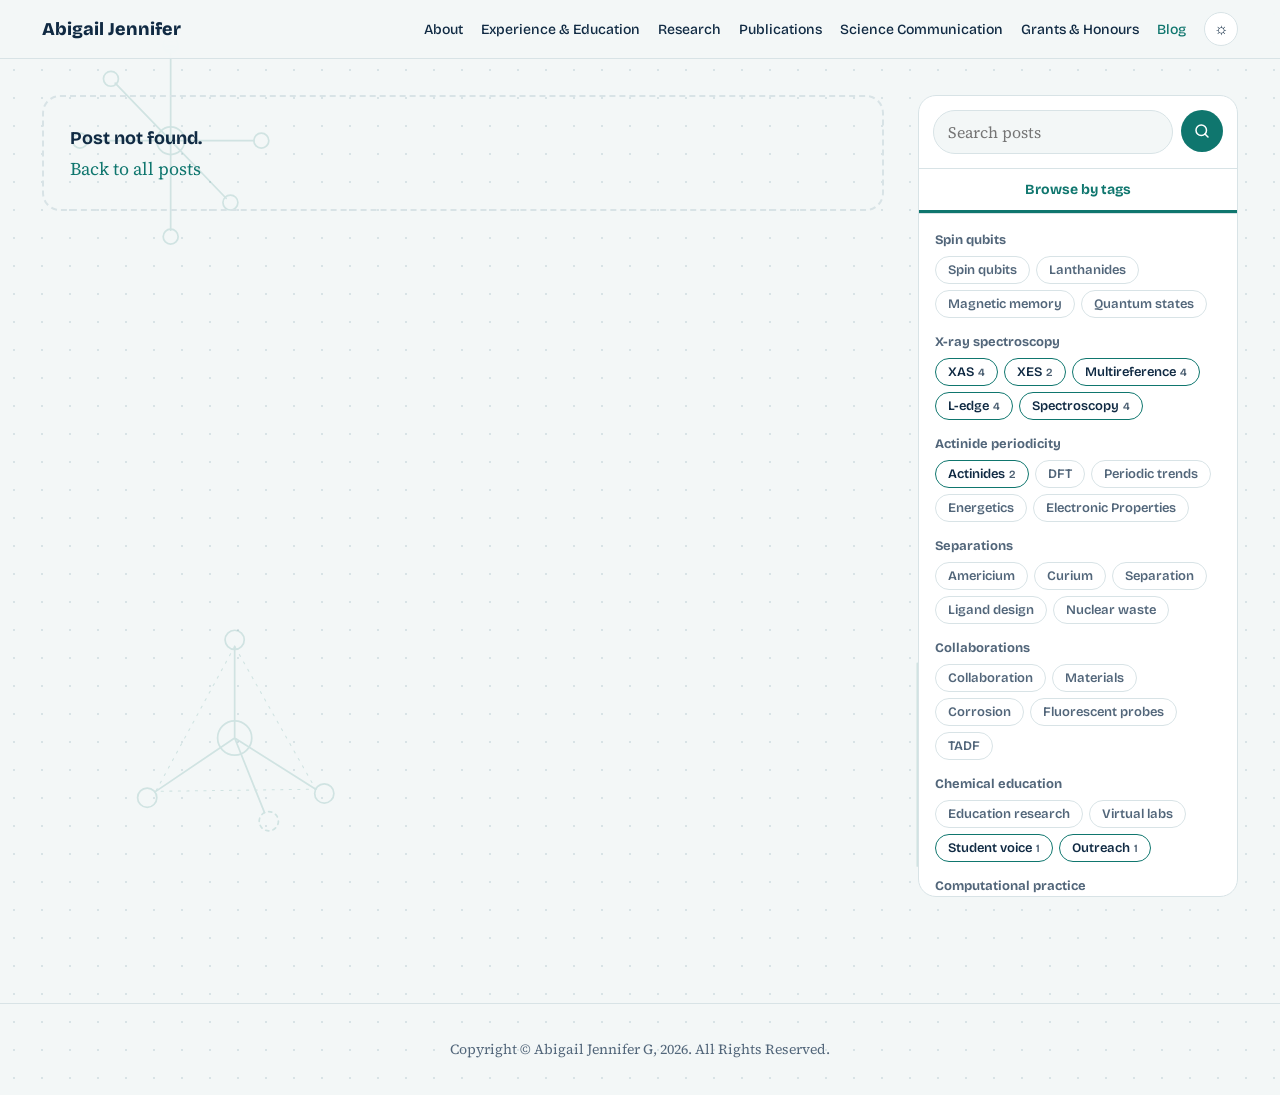
<file: post.html>
<!DOCTYPE html>
<html lang="en"><head><meta charset="utf-8"><meta name="viewport" content="width=device-width, initial-scale=1">
<link rel="icon" type="image/svg+xml" href="./favicon.svg">
<link rel="alternate icon" href="./favicon.ico" sizes="32x32">
<link rel="apple-touch-icon" href="./apple-touch-icon.png">
<link rel="preconnect" href="https://fonts.googleapis.com">
<link href="https://fonts.googleapis.com/css2?family=Bricolage+Grotesque:wght@500;700;800&family=Source+Serif+4:ital,wght@0,400;0,600;1,400&display=swap" rel="stylesheet">
<link rel="stylesheet" href="style.css"><link rel="stylesheet" href="blog.css?v=6">
<title>Blog post | Abigail Jennifer</title>
</head>
<body data-page="post">
<div id="nav"></div>
<div class="bp">
<section class="s"><div class="wrap" style="max-width:1240px"><div class="bl"><main><div id="art"></div><div id="comments"></div></main><div id="sidemount"></div></div></div></section>
<section class="s" style="padding-top:0"><div class="wrap" style="max-width:1240px"><div class="more" id="more"></div></div></section>
</div>
<button id="sidetab" type="button"></button>
<div id="foot"></div>
<script src="site.js"></script><script src="posts.js?v=6"></script><script src="blog.js?v=6"></script>

<!-- Comments and likes under each published post (drafts without a date get none).
     It reads the post name from the address (post.html?p=welcome), so blog.js does not need to change.
     If something is wrong you will see a short message here instead of nothing. -->
<script>
(function () {
  var holder = document.getElementById('comments'), art = document.getElementById('art');
  var posts = window.POSTS || [], ids = posts.map(function (p) { return p.id; });
  function detect() {
    var q = new URLSearchParams(location.search), c = [];
    q.forEach(function (v) { c.push(v); });
    c.push(location.hash.replace(/^#\/?/, '').split('&')[0]);
    for (var i = 0; i < c.length; i++) if (c[i] && ids.indexOf(c[i]) > -1) return c[i];
    return null;
  }
  var current = null, mod = null;
  function sync() {
    var id = detect(); if (id === current) return; current = id;
    var p = posts.filter(function (x) { return x.id === id; })[0];
    holder.innerHTML = ''; if (!id || !p || !p.date) return;
    var box = document.createElement('div'); holder.appendChild(box);
    if (!mod) mod = import('./comments.js');
    mod.then(function (m) { return m.mountComments(box, id); }).catch(function (e) {
      console.error('Comments:', e);
      box.innerHTML = '<div style="margin-top:40px;padding:14px 18px;border:1px dashed #c2410c;border-radius:12px;color:#c2410c;font:600 15px sans-serif">The comment box could not be loaded (' + String(e && e.message || e).replace(/</g, '&lt;') + '). Check that comments.js is uploaded next to post.html.</div>';
    });
  }
  sync();
  addEventListener('hashchange', sync); addEventListener('popstate', sync);
  if (art) new MutationObserver(sync).observe(art, { childList: true });
})();
</script>
</body></html>
</file>
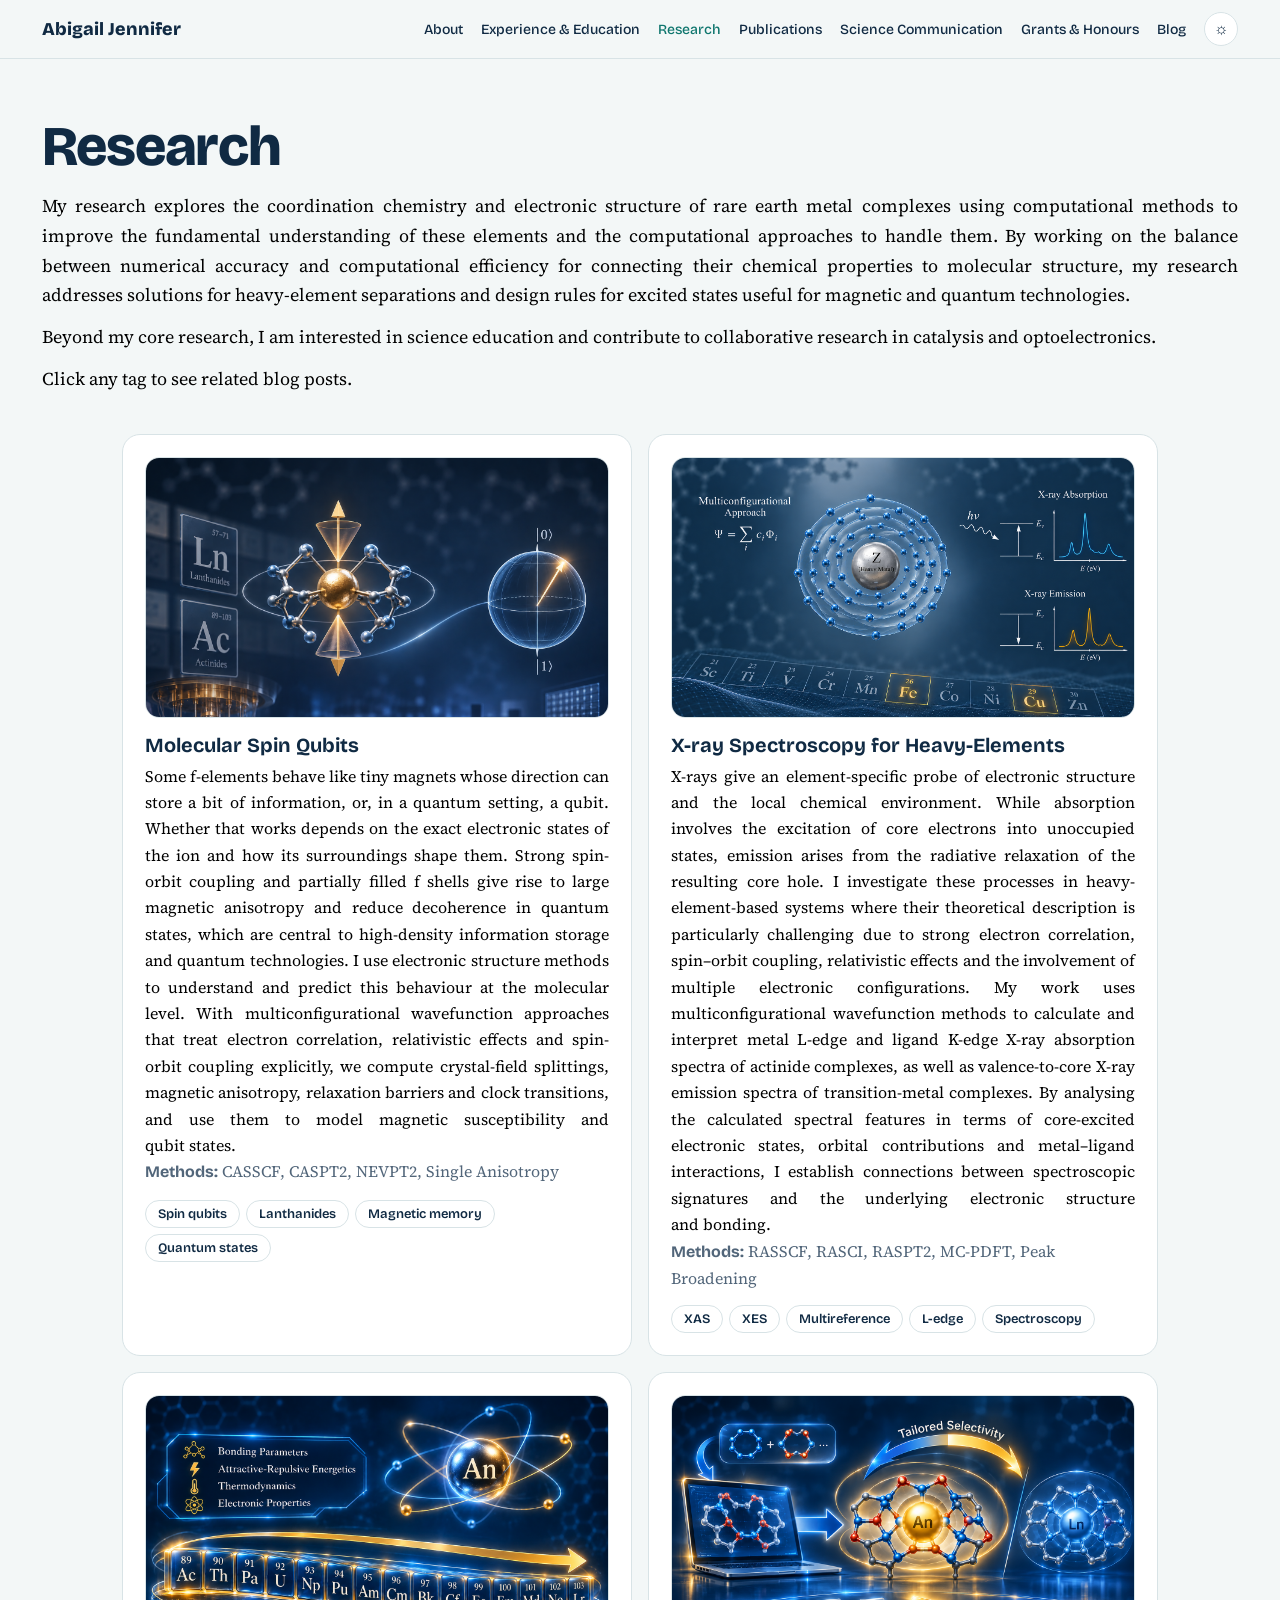
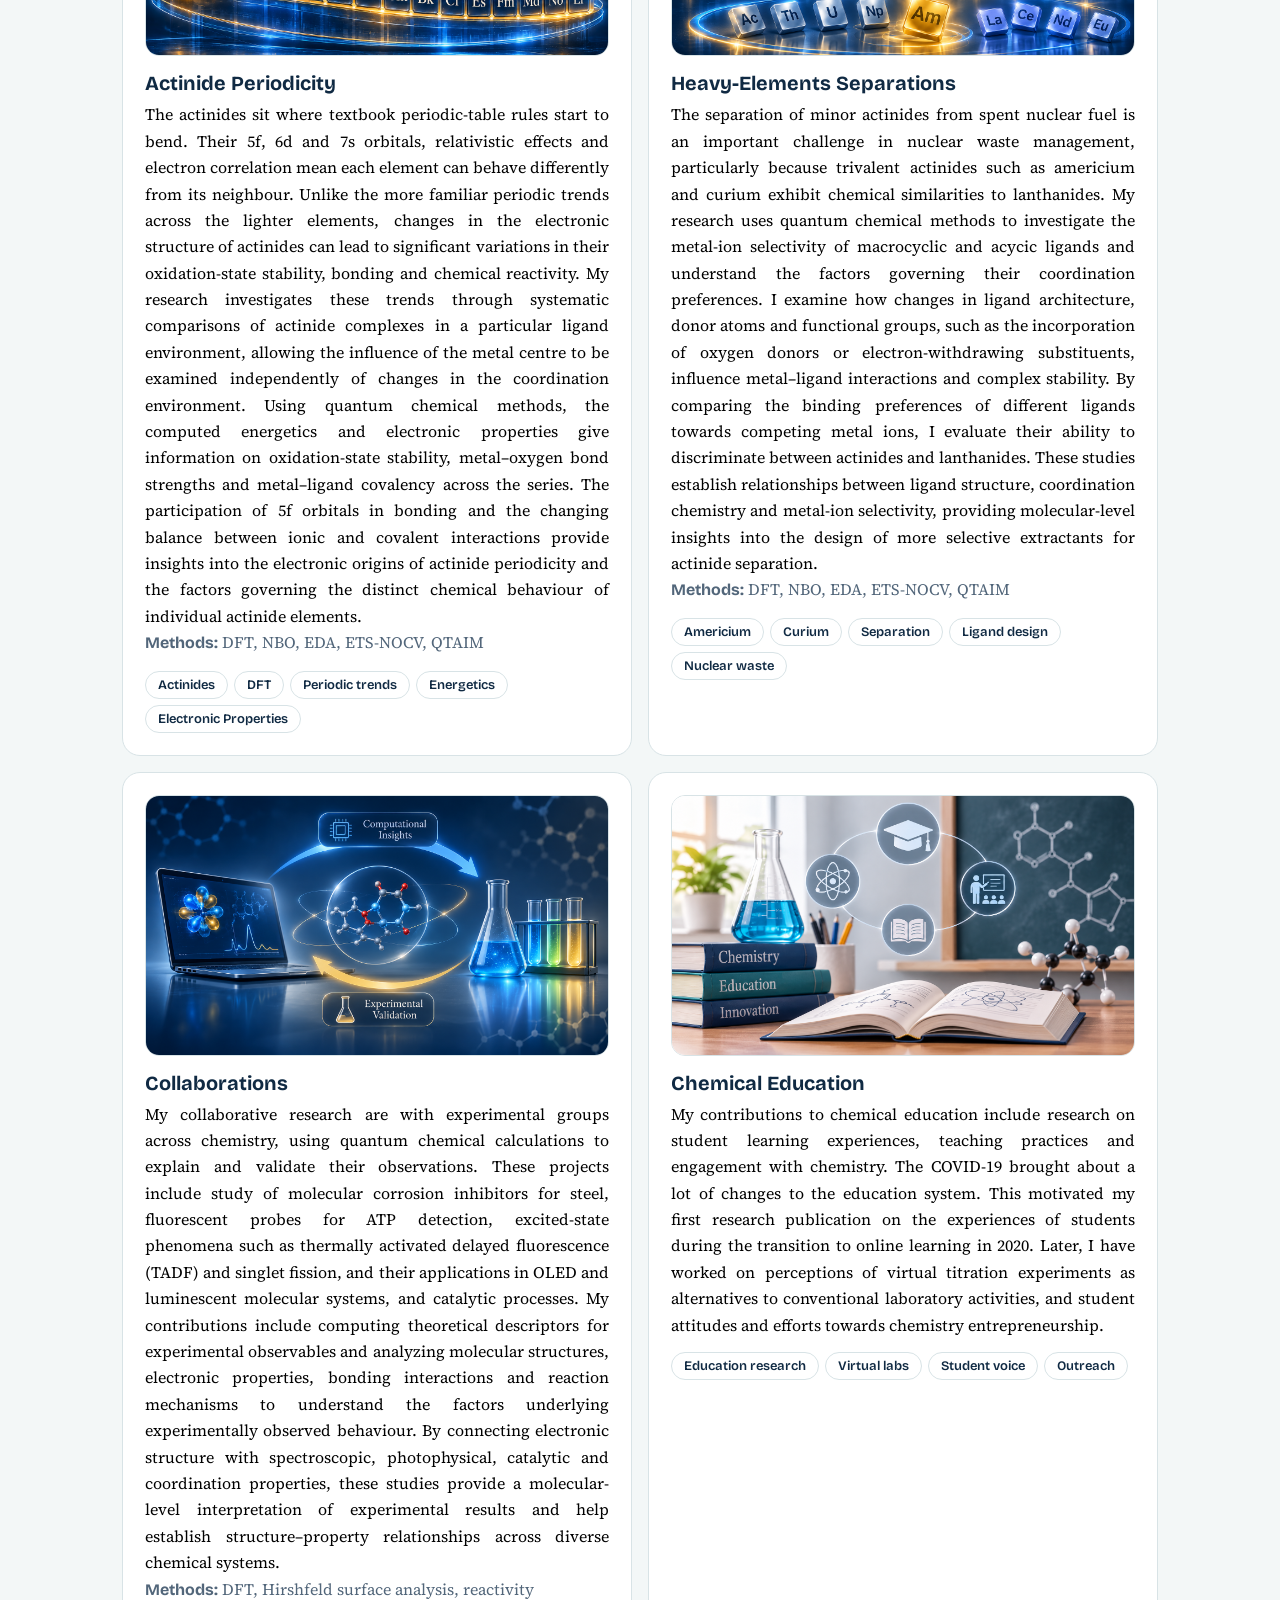
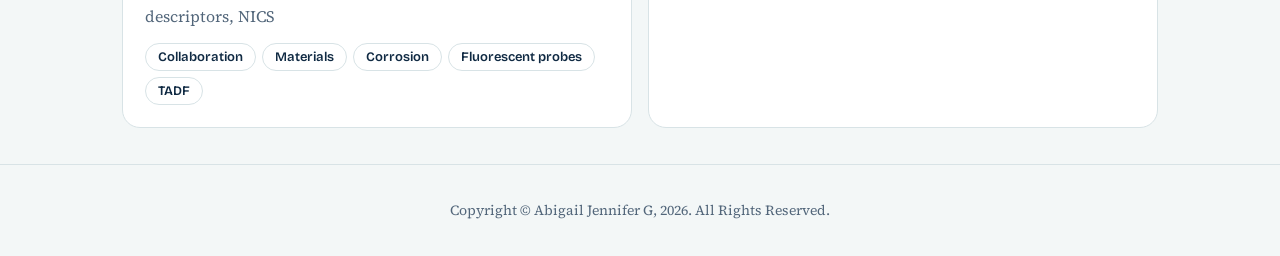
<file: research.html>
<!DOCTYPE html>
<html lang="en"><head><meta charset="utf-8"><meta name="viewport" content="width=device-width, initial-scale=1">
<title>Research | Abigail Jennifer</title>
<meta name="description" content="Research topics of Abigail Jennifer: lanthanide spin qubits, X-ray spectroscopy of heavy elements, actinide periodicity, heavy-element separations, collaborations and chemical education.">
<link rel="icon" type="image/svg+xml" href="./favicon.svg">
<link rel="alternate icon" href="./favicon.ico" sizes="32x32">
<link rel="apple-touch-icon" href="./apple-touch-icon.png">
<link rel="preconnect" href="https://fonts.googleapis.com">
<link href="https://fonts.googleapis.com/css2?family=Bricolage+Grotesque:wght@500;700;800&family=Source+Serif+4:ital,wght@0,400;0,600;1,400&display=swap" rel="stylesheet">
<link rel="stylesheet" href="style.css">
<style>
  /* Image on top of each research card */
  .card .ga img{display:block;width:100%;height:auto;border-radius:10px}
  /* Methods line */
  .methods{margin:.9rem 0 0;font-size:.95em}
  .methods strong{font-family:"Bricolage Grotesque",sans-serif}
  /* Tags are links to blog.html?tag=... */
  a.chip{text-decoration:none;color:inherit;cursor:pointer;transition:transform .15s ease}
  a.chip:hover,a.chip:focus-visible{text-decoration:underline;transform:translateY(-1px)}
  a.chip:focus-visible{outline:2px solid currentColor;outline-offset:2px}
</style></head>
<body><div id="nav"></div>
<header class="pagehead"><div class="wrap"><h1>Research</h1><p class="lead">My research explores the coordination chemistry and electronic structure of rare earth metal complexes using computational methods to improve the fundamental understanding of these elements and the computational approaches to handle them. By working on the balance between numerical accuracy and computational efficiency for connecting their chemical properties to molecular structure, my research addresses solutions for heavy-element separations and design rules for excited states useful for magnetic and quantum technologies.</p><p class="lead">Beyond my core research, I am interested in science education and contribute to collaborative research in catalysis and optoelectronics.</p><p class="lead">Click any tag to see related blog posts.</p></div></header>

<section class="s rs"><div class="wrap"><div class="sc" style="grid-template-columns:repeat(auto-fit,minmax(340px,1fr))">

<!-- 1. Modelling Spin Qubits in Lanthanide Complexes -->
<div class="card" id="spin-qubits">
  <div class="ga"><img src="images/research/qubit.png" alt="Modelling spin qubits in lanthanide complexes" onerror="this.remove()"></div>
  <h3>Molecular Spin Qubits</h3>
  <p>Some f-elements behave like tiny magnets whose direction can store a bit of information, or, in a quantum setting, a qubit. Whether that works depends on the exact electronic states of the ion and how its surroundings shape them. Strong spin-orbit coupling and partially filled f shells give rise to large magnetic anisotropy and reduce decoherence in quantum states, which are central to high-density information storage and quantum technologies. I use electronic structure methods to understand and predict this behaviour at the molecular level. With multiconfigurational wavefunction approaches that treat electron correlation, relativistic effects and spin-orbit coupling explicitly, we compute crystal-field splittings, magnetic anisotropy, relaxation barriers and clock transitions, and use them to model magnetic susceptibility and qubit states.</p>
  <p class="methods"><strong>Methods:</strong> CASSCF, CASPT2, NEVPT2, Single Anisotropy</p>
  <div class="tags"><a class="chip" href="blog.html?tag=spin-qubits">Spin qubits</a><a class="chip" href="blog.html?tag=lanthanides">Lanthanides</a><a class="chip" href="blog.html?tag=magnetic-memory">Magnetic memory</a><a class="chip" href="blog.html?tag=quantum-states">Quantum states</a></div>
</div>

<!-- 2. X-ray Spectroscopy for Heavy-Elements -->
<div class="card" id="xray-spectroscopy">
  <div class="ga"><img src="images/research/x-ray.png" alt="X-ray spectroscopy for heavy elements" onerror="this.remove()"></div>
  <h3>X-ray Spectroscopy for Heavy-Elements</h3>
  <p>X-rays give an element-specific probe of electronic structure and the local chemical environment. While absorption involves the excitation of core electrons into unoccupied states, emission arises from the radiative relaxation of the resulting core hole. I investigate these processes in heavy-element-based systems where their theoretical description is particularly challenging due to strong electron correlation, spin–orbit coupling, relativistic effects and the involvement of multiple electronic configurations. My work uses multiconfigurational wavefunction methods to calculate and interpret metal L-edge and ligand K-edge X-ray absorption spectra of actinide complexes, as well as valence-to-core X-ray emission spectra of transition-metal complexes. By analysing the calculated spectral features in terms of core-excited electronic states, orbital contributions and metal–ligand interactions, I establish connections between spectroscopic signatures and the underlying electronic structure and bonding.</p>
  <p class="methods"><strong>Methods:</strong> RASSCF, RASCI, RASPT2, MC-PDFT, Peak Broadening</p>
  <div class="tags"><a class="chip" href="blog.html?tag=xas">XAS</a><a class="chip" href="blog.html?tag=xes">XES</a><a class="chip" href="blog.html?tag=multireference">Multireference</a><a class="chip" href="blog.html?tag=l-edge">L-edge</a><a class="chip" href="blog.html?tag=spectroscopy">Spectroscopy</a></div>
</div>

<!-- 3. Actinide Periodicity -->
<div class="card" id="actinide-periodicity">
  <div class="ga"><img src="images/research/an_periodicity.png" alt="Actinide periodicity" onerror="this.remove()"></div>
  <h3>Actinide Periodicity</h3>
  <p>The actinides sit where textbook periodic-table rules start to bend. Their 5f, 6d and 7s orbitals, relativistic effects and electron correlation mean each element can behave differently from its neighbour. Unlike the more familiar periodic trends across the lighter elements, changes in the electronic structure of actinides can lead to significant variations in their oxidation-state stability, bonding and chemical reactivity. My research investigates these trends through systematic comparisons of actinide complexes in a particular ligand environment, allowing the influence of the metal centre to be examined independently of changes in the coordination environment. Using quantum chemical methods, the computed energetics and electronic properties give information on oxidation-state stability, metal–oxygen bond strengths and metal–ligand covalency across the series. The participation of 5f orbitals in bonding and the changing balance between ionic and covalent interactions provide insights into the electronic origins of actinide periodicity and the factors governing the distinct chemical behaviour of individual actinide elements.</p>
  <p class="methods"><strong>Methods:</strong> DFT, NBO, EDA, ETS-NOCV, QTAIM</p>
  <div class="tags"><a class="chip" href="blog.html?tag=actinides">Actinides</a><a class="chip" href="blog.html?tag=dft">DFT</a><a class="chip" href="blog.html?tag=periodic-trends">Periodic trends</a><a class="chip" href="blog.html?tag=oxidation-states">Energetics</a><a class="chip" href="blog.html?tag=actinyl">Electronic Properties</a></div>
</div>

<!-- 4. Heavy-Elements Separations -->
<div class="card" id="separations">
  <div class="ga"><img src="images/research/separations.png" alt="Heavy-elements separations" onerror="this.remove()"></div>
  <h3>Heavy-Elements Separations</h3>
  <p>The separation of minor actinides from spent nuclear fuel is an important challenge in nuclear waste management, particularly because trivalent actinides such as americium and curium exhibit chemical similarities to lanthanides. My research uses quantum chemical methods to investigate the metal-ion selectivity of macrocyclic and acycic ligands and understand the factors governing their coordination preferences. I examine how changes in ligand architecture, donor atoms and functional groups, such as the incorporation of oxygen donors or electron-withdrawing substituents, influence metal–ligand interactions and complex stability. By comparing the binding preferences of different ligands towards competing metal ions, I evaluate their ability to discriminate between actinides and lanthanides. These studies establish relationships between ligand structure, coordination chemistry and metal-ion selectivity, providing molecular-level insights into the design of more selective extractants for actinide separation.</p>
  <p class="methods"><strong>Methods:</strong> DFT, NBO, EDA, ETS-NOCV, QTAIM</p>
  <div class="tags"><a class="chip" href="blog.html?tag=americium">Americium</a><a class="chip" href="blog.html?tag=curium">Curium</a><a class="chip" href="blog.html?tag=separation">Separation</a><a class="chip" href="blog.html?tag=ligand-design">Ligand design</a><a class="chip" href="blog.html?tag=nuclear-waste">Nuclear waste</a></div>
</div>

<!-- 5. Collaborations -->
<div class="card" id="collaborations">
  <div class="ga"><img src="images/research/collaborations.png" alt="Collaborations with experimental groups" onerror="this.remove()"></div>
  <h3>Collaborations</h3>
  <p>My collaborative research are with experimental groups across chemistry, using quantum chemical calculations to explain and validate their observations. These projects include study of molecular corrosion inhibitors for steel, fluorescent probes for ATP detection, excited-state phenomena such as thermally activated delayed fluorescence (TADF) and singlet fission, and their applications in OLED and luminescent molecular systems, and catalytic processes. My contributions include computing theoretical descriptors for experimental observables and analyzing molecular structures, electronic properties, bonding interactions and reaction mechanisms to understand the factors underlying experimentally observed behaviour. By connecting electronic structure with spectroscopic, photophysical, catalytic and coordination properties, these studies provide a molecular-level interpretation of experimental results and help establish structure–property relationships across diverse chemical systems.</p>
  <p class="methods"><strong>Methods:</strong> DFT, Hirshfeld surface analysis, reactivity descriptors, NICS</p>
  <div class="tags"><a class="chip" href="blog.html?tag=collaboration">Collaboration</a><a class="chip" href="blog.html?tag=materials">Materials</a><a class="chip" href="blog.html?tag=corrosion">Corrosion</a><a class="chip" href="blog.html?tag=fluorescent-probes">Fluorescent probes</a><a class="chip" href="blog.html?tag=tadf">TADF</a></div>
</div>

<!-- 6. Chemical Education -->
<div class="card" id="chemical-education">
  <div class="ga"><img src="images/research/chem_edu.png" alt="Chemical education" onerror="this.remove()"></div>
  <h3>Chemical Education</h3>
   <p>My contributions to chemical education include research on student learning experiences, teaching practices and engagement with chemistry. The COVID-19 brought about a lot of changes to the education system. This motivated my first research publication on the experiences of students during the transition to online learning in 2020. Later, I have worked on perceptions of virtual titration experiments as alternatives to conventional laboratory activities, and student attitudes and efforts towards chemistry entrepreneurship.</p>
  <div class="tags"><a class="chip" href="blog.html?tag=education-research">Education research</a><a class="chip" href="blog.html?tag=virtual-labs">Virtual labs</a><a class="chip" href="blog.html?tag=student-voice">Student voice</a><a class="chip" href="blog.html?tag=outreach">Outreach</a></div>
</div>

</div></div></section>

<div id="foot"></div>
<script src="site.js"></script>
</body></html>
</file>
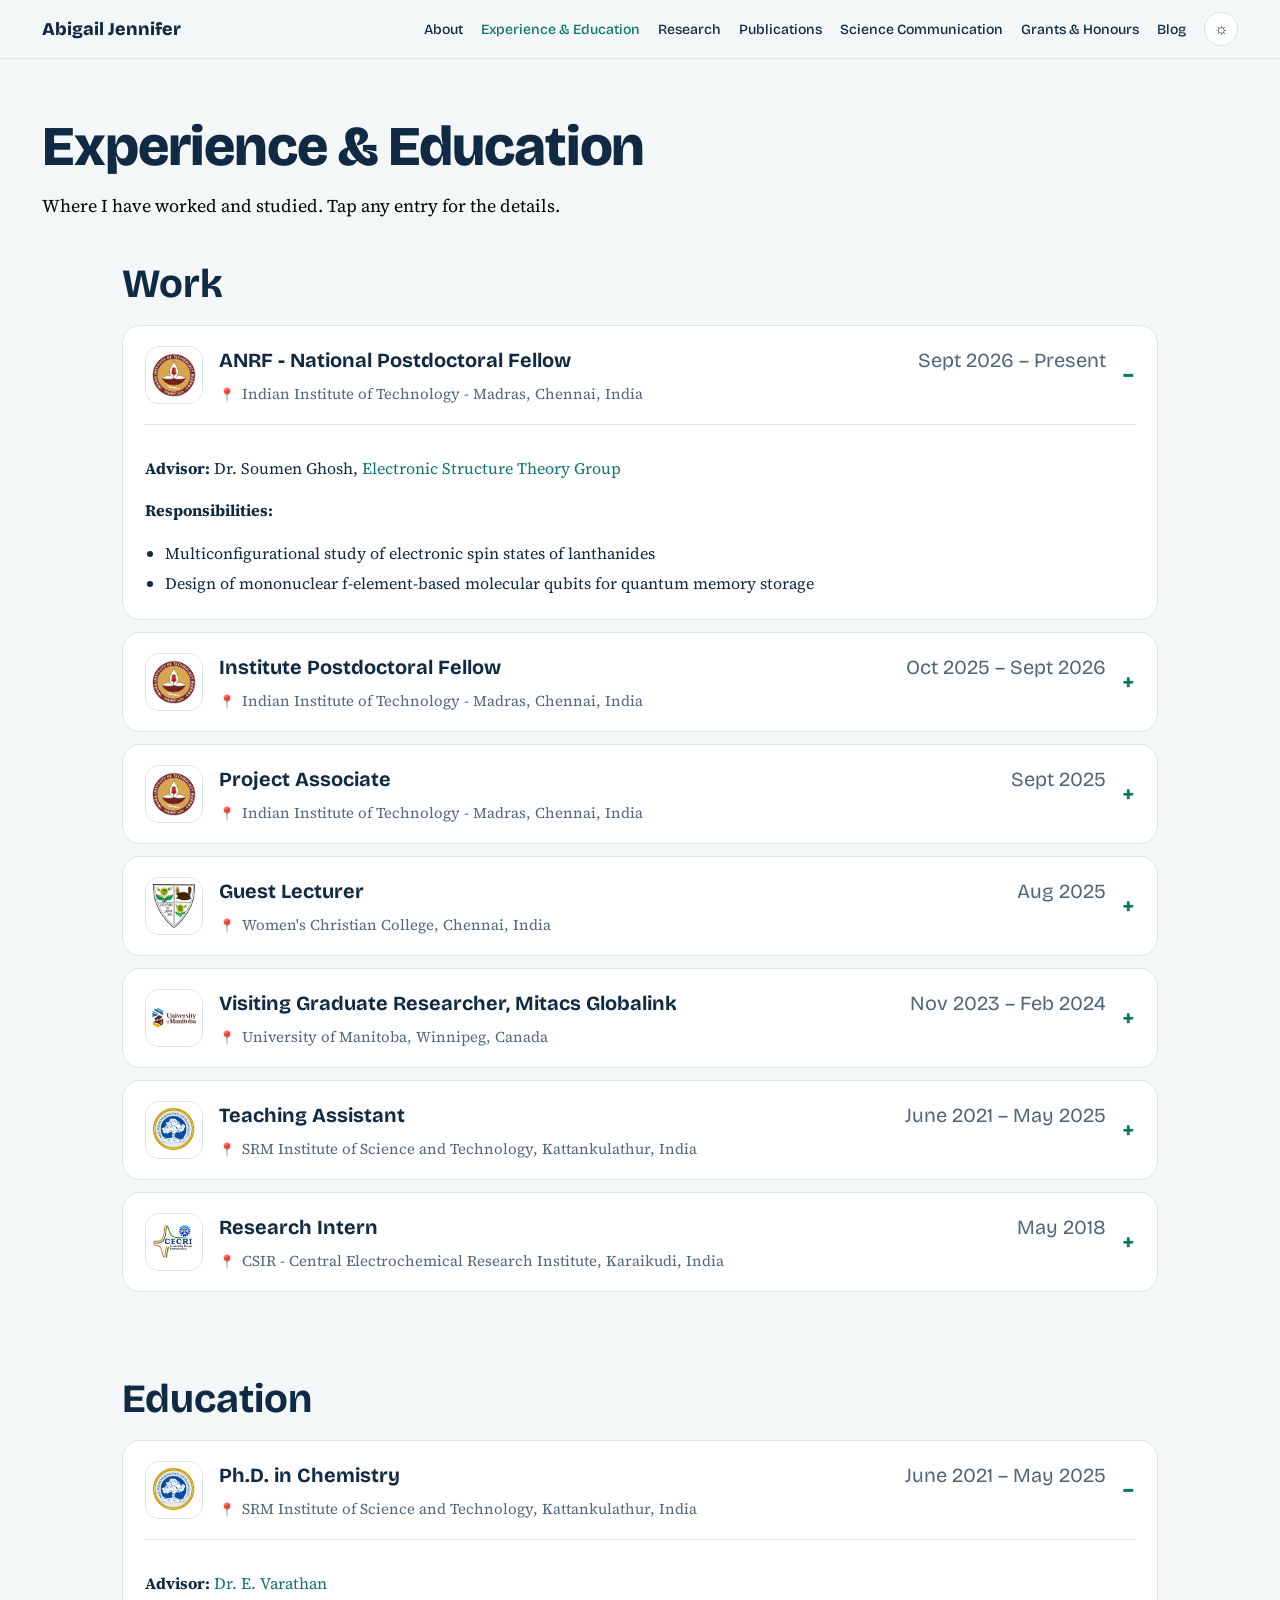
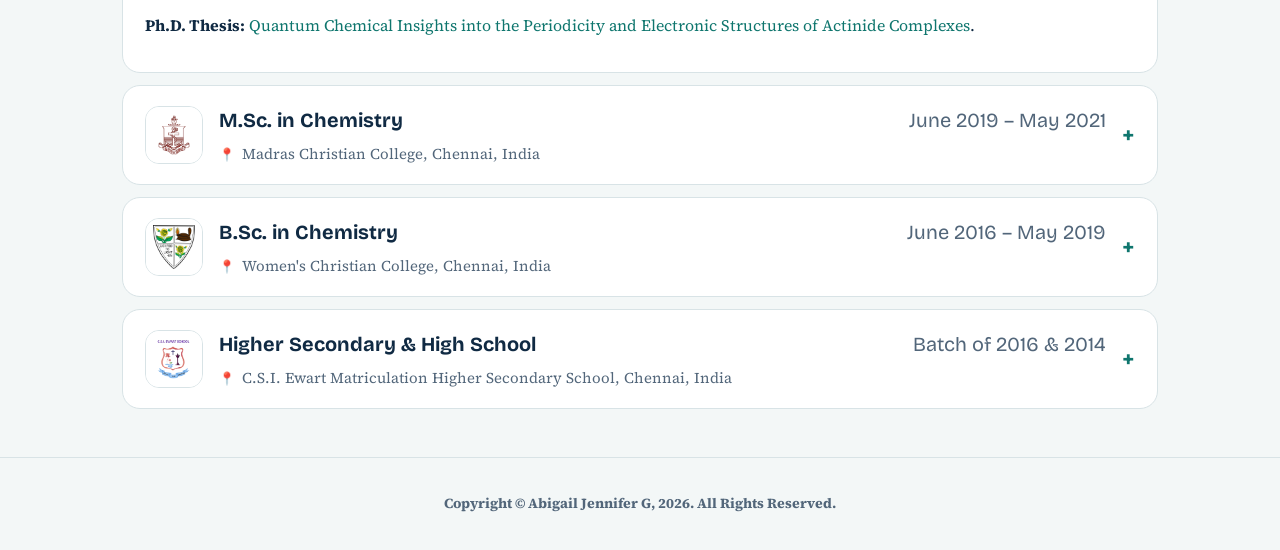
<file: work.html>
<!DOCTYPE html>
<html lang="en"><head><meta charset="utf-8"><meta name="viewport" content="width=device-width, initial-scale=1">
<title>Experience & Education | Abigail Jennifer</title>
<meta name="description" content="Positions held and degrees earned by Abigail Jennifer, with details.">
<link rel="icon" type="image/svg+xml" href="./favicon.svg">
<link rel="alternate icon" href="./favicon.ico" sizes="32x32">
<link rel="apple-touch-icon" href="./apple-touch-icon.png">
<link rel="preconnect" href="https://fonts.googleapis.com">
<link href="https://fonts.googleapis.com/css2?family=Bricolage+Grotesque:wght@500;700;800&family=Source+Serif+4:ital,wght@0,400;0,600;1,400&display=swap" rel="stylesheet">
<link rel="stylesheet" href="style.css"></head>
<body><div id="nav"></div>
<header class="pagehead"><div class="wrap"><h1>Experience & Education</h1><p class="lead">Where I have worked and studied. Tap any entry for the details.</p></div></header>
<section class="s"><div class="wrap"><h2>Work</h2><div style="margin-top:18px"><details open><summary>
          <span class="lg" data-l="iitm" title="IIT Madras">IITM</span>
          <div class="entry-info">
            <div class="entry-heading">
              <h3>ANRF - National Postdoctoral Fellow</h3>
              <span class="entry-year">Sept 2026 – Present</span>
            </div>
            <small class="institution">
              <span class="location-symbol" aria-hidden="true">📍</span>
              <a href="https://www.iitm.ac.in/academics/departments/department-of-chemistry">Indian Institute of Technology - Madras</a>, Chennai, India
            </small>
          </div>
        </summary>
        <div class="bd">
          <p><b>Advisor:</b> Dr. Soumen Ghosh, <a href="https://sites.google.com/view/soumenchem/home">Electronic Structure Theory Group</a></p>
          <p><b>Responsibilities:</b></p>
          <ul>
            <li>Multiconfigurational study of electronic spin states of lanthanides</li>
            <li>Design of mononuclear f-element-based molecular qubits for quantum memory storage</li>
          </ul>
        </div>
      </details>

      <details>
        <summary>
          <span class="lg" data-l="iitm" title="IIT Madras">IITM</span>
          <div class="entry-info">
            <div class="entry-heading">
              <h3>Institute Postdoctoral Fellow</h3>
              <span class="entry-year">Oct 2025 – Sept 2026</span>
            </div>
            <small class="institution">
              <span class="location-symbol" aria-hidden="true">📍</span>
              <a href="https://www.iitm.ac.in/academics/departments/department-of-chemistry">Indian Institute of Technology - Madras</a>, Chennai, India
            </small>
          </div>
        </summary>
        <div class="bd">
          <p><b>Advisor:</b> Dr. Soumen Ghosh, <a href="https://sites.google.com/view/soumenchem/home">Electronic Structure Theory Group</a></p>
          <p><b>Responsibilities:</b></p>
          <ul>
            <li>Simulating X-ray absorption spectra of actinides using DFT, multiconfiguration and combined methods</li>
            <li>Interpreting spectra of actinide complexes</li>
          </ul>
        </div>
      </details>

      <details>
        <summary>
          <span class="lg" data-l="iitm" title="IIT Madras">IITM</span>
          <div class="entry-info">
            <div class="entry-heading">
              <h3>Project Associate</h3>
              <span class="entry-year">Sept 2025</span>
            </div>
            <small class="institution">
              <span class="location-symbol" aria-hidden="true">📍</span>
              <a href="https://www.iitm.ac.in/academics/departments/department-of-chemistry">Indian Institute of Technology - Madras</a>, Chennai, India
            </small>
          </div>
        </summary>
        <div class="bd">
          <p><b>Advisor:</b> Dr. Soumen Ghosh, <a href="https://sites.google.com/view/soumenchem/home">Electronic Structure Theory Group</a></p>
          <p><b>Responsibilities:</b></p>
          <ul>
            <li>Using combined multiconfigurational and DFT methods to study X-ray absorption spectroscopy of transition-metal complexes</li>
          </ul>
        </div>
      </details>

      <details>
        <summary>
          <span class="lg" data-l="wcc" title="Women's Christian College">WCC</span>
          <div class="entry-info">
            <div class="entry-heading">
              <h3>Guest Lecturer</h3>
              <span class="entry-year">Aug 2025</span>
            </div>
            <small class="institution">
              <span class="location-symbol" aria-hidden="true">📍</span>
              <a href="https://wcc.edu.in/departments/government-aided/bsc-chemistry/">Women's Christian College</a>, Chennai, India
            </small>
          </div>
        </summary>
        <div class="bd">
          <p>Undergraduate (B.Sc.) courses taught:</p>
          <ul>
            <li>Introductory Organic Chemistry (Year 1, Chemistry majors)</li>
            <li>Pharmaceutical Chemistry (Year 1, Chemistry majors)</li>
            <li>Physical Chemistry Laboratory (Year 3, Chemistry majors)</li>
            <li>Chemistry for Life Sciences (Year 2, allied course for Botany and Home Science majors)</li>
            <li>Dyes and Fabrics (Year 2, interdisciplinary elective for non-Chemistry majors)</li>
          </ul>
        </div>
      </details>

      <details>
        <summary>
          <span class="lg" data-l="manitoba" title="University of Manitoba">UM</span>
          <div class="entry-info">
            <div class="entry-heading">
              <h3>Visiting Graduate Researcher, Mitacs Globalink</h3>
              <span class="entry-year">Nov 2023 – Feb 2024</span>
            </div>
            <small class="institution">
              <span class="location-symbol" aria-hidden="true">📍</span>
              <a href="https://umanitoba.ca/science/chemistry">University of Manitoba</a>, Winnipeg, Canada
            </small>
          </div>
        </summary>
        <div class="bd">
          <ul>
            <li>Worked in <a href="https://home.cc.umanitoba.ca/~schrecke/">Prof. Georg Schreckenbach</a>'s group on structure–property relationships in actinyl complexes, supported by a <a href="https://www.mitacs.ca/our-programs/globalink-research-award/">Mitacs Globalink Research Award</a>.</li>
          </ul>
        </div>
      </details>

      <details>
        <summary>
          <span class="lg" data-l="srm" title="SRM Institute of Science and Technology">SRM</span>
          <div class="entry-info">
            <div class="entry-heading">
              <h3>Teaching Assistant</h3>
              <span class="entry-year">June 2021 – May 2025</span>
            </div>
            <small class="institution">
              <span class="location-symbol" aria-hidden="true">📍</span>
              <a href="https://www.srmist.edu.in/department/department-of-chemistry/">SRM Institute of Science and Technology</a>, Kattankulathur, India
            </small>
          </div>
        </summary>
        <div class="bd">
        <p>Responsibilities:</p>
          <ul>
            <li>B.Tech.: Physical Chemistry Laboratory</li>
            <li>M.Sc. Chemistry: Bioinformatics</li>
            <li>Mentoring M.Sc. Chemistry research projects</li>
          </ul>
        </div>
      </details>

        <details>
        <summary>
          <span class="lg" data-l="cecri" title="CSIR-Central Electrochemical Research Institute">SRM</span>
          <div class="entry-info">
            <div class="entry-heading">
              <h3>Research Intern</h3>
              <span class="entry-year">May 2018</span>
            </div>
            <small class="institution">
              <span class="location-symbol" aria-hidden="true">📍</span>
              <a href="https://www.cecri.res.in/cecri/Default.aspx">CSIR - Central Electrochemical Research Institute</a>, Karaikudi, India
            </small>
          </div>
        </summary>
        <div class="bd">
          <ul>
            <li>Applications of analytical instumentation: UV – VIS, IR, FT-IR, XPS, XRD, NMR, TGA and EPR.</li>
            <li>Hand-on training on imaging techniques: SEM, FE-SEM, HR –TEM, TEM, TERS and AFM.</li>
          </ul>
        </div>
      </details>

    </div>
  </div>
</section>

<section class="s">
  <div class="wrap">
    <h2>Education</h2>
    <div style="margin-top:18px">

      <details open>
        <summary>
          <span class="lg" data-l="srm" title="SRM Institute of Science and Technology">SRM</span>
          <div class="entry-info">
            <div class="entry-heading">
              <h3>Ph.D. in Chemistry</h3>
              <span class="entry-year">June 2021 – May 2025</span>
            </div>
            <small class="institution">
              <span class="location-symbol" aria-hidden="true">📍</span>
              <a href="https://www.srmist.edu.in/department/department-of-chemistry/">SRM Institute of Science and Technology</a>, Kattankulathur, India
            </small>
          </div>
        </summary>
        <div class="bd">
          <p><b>Advisor:</b> <a href="https://scholar.google.com/citations?user=-uN1x3AAAAAJ&amp;hl=en">Dr. E. Varathan</a></p>
          <p><b>Ph.D. Thesis:</b> <a href="https://shodhganga.inflibnet.ac.in/handle/10603/664078">Quantum Chemical Insights into the Periodicity and Electronic Structures of Actinide Complexes</a>.</p>
        </div>
      </details>

      <details>
        <summary>
          <span class="lg" data-l="mcc" title="Madras Christian College">MCC</span>
          <div class="entry-info">
            <div class="entry-heading">
              <h3>M.Sc. in Chemistry</h3>
              <span class="entry-year">June 2019 – May 2021</span>
            </div>
            <small class="institution">
              <span class="location-symbol" aria-hidden="true">📍</span>
              <a href="https://mcc.edu.in/chemistry/">Madras Christian College</a>, Chennai, India
            </small>
          </div>
        </summary>
        <div class="bd">
          <p><b>Advisor:</b> <a href="https://sites.google.com/view/ccl-lab-mcc/home">Dr. R. Vijay Solomon</a></p>
          <p><b>M.Sc. Thesis:</b> Effect of Electron-Withdrawing Substituents in Tuning the Selectivity of Triazolebipyridine Based Ligand for Separation of Am(III) over Eu(III).</p>
        </div>
      </details>

      <details>
        <summary>
          <span class="lg" data-l="wcc" title="Women's Christian College">WCC</span>
          <div class="entry-info">
            <div class="entry-heading">
              <h3>B.Sc. in Chemistry</h3>
              <span class="entry-year">June 2016 – May 2019</span>
            </div>
            <small class="institution">
              <span class="location-symbol" aria-hidden="true">📍</span>
              <a href="https://wcc.edu.in/departments/government-aided/bsc-chemistry/">Women's Christian College</a>, Chennai, India
            </small>
          </div>
        </summary>
        <div class="bd">
          <p><b>Advisor:</b> <a href="https://scholar.google.com/citations?user=JqIoi4oAAAAJ&amp;hl=en">Dr. Cynthia Jemima Swarnavalli</a></p>
          <p><b>B.Sc. Thesis:</b> Hydrogen Generation from Ammonia Borane using the Catalytic Action of Copper and Zinc Oxide Nanoparticles Supported on Micro Chitin.</p>
        </div>
      </details> 

 <details>
        <summary>
          <span class="lg" data-l="ewart" title="C.S.I. Ewart Matriculation Higher Secondary School">Ewart</span>
          <div class="entry-info">
            <div class="entry-heading">
              <h3>Higher Secondary & High School</h3>
              <span class="entry-year">Batch of 2016 & 2014</span>
            </div>
            <small class="institution">
              <span class="location-symbol" aria-hidden="true">📍</span>
              <a href="https://www.csiewartgirlsschool.com/">C.S.I. Ewart Matriculation Higher Secondary School</a>, Chennai, India
            </small>
          </div>
        </summary>
        <div class="bd">
          <p><b>Secured 93% in Higher Secondary and 92% in High School</a></p>
        </div>
      </details>
    
    
    </div></div></section>
<div id="foot"></div>
<script src="site.js"></script>
<script>
/* institution logos: tries the images already in the repo first, then images/logos/<key>.png (or svg, jpg, webp) */
const X={iitm:['images/iit-madras.jpg'],ewart:['images/csi-ewartlogo-new.png'],wcc:['images/logo3.jpg'],srm:['images/SRM_Logo.png'],mcc:['images/MCC_Logo.png'],manitoba:['images/manitoba.svg'],cecri:['images/cecri.png']};
document.querySelectorAll('.lg').forEach(l=>{const k=l.dataset.l,c=(X[k]||[]).concat(['png','svg','jpg','jpeg','webp'].map(e=>'images/logos/'+k+'.'+e));let i=0;const im=new Image();im.alt=l.title+' logo';
im.onload=()=>l.append(im);im.onerror=()=>{i++;if(i<c.length)im.src=c[i]};im.src=c[0]});
</script>
</body></html>
</file>
<file: style.css>
:root{--ink:#102a43;--bg:#f3f7f7;--card:#fff;--mut:#52667a;--line:#d8e3e6;--teal:#0f766e;--glow:#2dd4bf;--amber:#fbbf24;--r:18px;
--h:'Bricolage Grotesque','Segoe UI',system-ui,sans-serif;--b:'Source Serif 4',Georgia,serif}
:root[data-theme=dark]{--ink:#e7f0f4;--bg:#0b1c2c;--card:#122a40;--mut:#9db3c4;--line:#23415a;--teal:#2dd4bf}
*{box-sizing:border-box}html{scroll-behavior:smooth;scroll-padding-top:70px}
body{margin:0;background:var(--bg);color:var(--ink);font:18px/1.65 var(--b)}
h1,h2,h3,h4{font-family:var(--h);line-height:1.15;margin:0}
a{color: var(--teal); text-decoration: none;} a:hover,a:focus-visible {text-decoration: underline;}
.wrap{max-width:1080px;margin:0 auto;padding:0 22px}
section{padding:76px 0}
h2{font-size:clamp(28px,4vw,40px);margin-bottom:8px}
.lead{color:var(--mut);max-width:60ch;margin:0 0 30px}
nav{position:sticky;top:0;z-index:9;background:color-mix(in srgb,var(--bg) 88%,transparent);backdrop-filter:blur(10px);border-bottom:1px solid var(--line)}
nav .wrap{display:flex;align-items:center;gap:18px;height:58px}
nav b{font:800 18px var(--h);margin-right:auto;white-space:nowrap}
nav a{font:500 15px var(--h);color:var(--ink);text-decoration:none;white-space:nowrap}
nav a:hover{color:var(--teal)}
.links{display:flex;gap:18px;overflow-x:auto;scrollbar-width:none}
#th{border:1px solid var(--line);background:var(--card);color:var(--ink);border-radius:99px;width:34px;height:34px;cursor:pointer;font-size:16px}
:focus-visible{outline:3px solid var(--glow);outline-offset:3px}
/* hero */
.hero{padding:70px 0 40px}
.hero .wrap{display:grid;grid-template-columns:1.2fr .8fr;gap:50px;align-items:center}
.hero h1{font-size:clamp(40px,6.2vw,72px);font-weight:800;letter-spacing:-.02em}
.hero .role{font:600 20px var(--h);color:var(--teal);margin:14px 0 18px}
.btns{display:flex;gap:12px;flex-wrap:wrap;margin-top:24px}
.btn{font:700 15px var(--h);padding:12px 20px;border-radius:99px;text-decoration:none;border:2px solid var(--ink);color:var(--ink)}
.btn.p{background:var(--ink);color:var(--bg)}
.chips{display:flex;gap:8px;flex-wrap:wrap;margin-top:22px}
.chip{font:600 13px var(--h);border:1px solid var(--line);background:var(--card);padding:5px 12px;border-radius:99px;color:var(--mut)}
.photo{position:relative;aspect-ratio:1;max-width:380px;margin:auto;width:100%}
.photo .orb{position:absolute;inset:-9%;border:2px solid var(--glow);border-radius:50%;opacity:.55;animation:spin 26s linear infinite}
.photo .orb:nth-child(2){transform:rotate(60deg) scaleY(.45);animation:none;border-color:var(--amber)}
.photo .orb:nth-child(1){transform:rotate(-60deg) scaleY(.45);animation:none}
.photo .orb.o3{inset:-3%;border-style:dashed;opacity:.35;animation:spin 40s linear infinite reverse}
@keyframes spin{to{transform:rotate(360deg)}}
.frame{position:absolute;inset:0;border-radius:50%;overflow:hidden;background:linear-gradient(135deg,var(--teal),var(--ink));display:grid;place-items:center;color:#fff;font:800 90px var(--h);border:6px solid var(--card)}
.frame img{position:absolute;inset:0;width:100%;height:100%;object-fit:cover}
/* about */
.two{display:grid;grid-template-columns:1fr 1fr;gap:44px}
.tl{border-left:3px solid var(--line);padding-left:22px;display:grid;gap:22px}
.tl div{position:relative}
.tl div:before{content:"";position:absolute;left:-30px;top:8px;width:13px;height:13px;border-radius:50%;background:var(--teal)}
.tl h4{font-size:19px}.tl small,.sm{color:var(--mut);font-size:15px;display:block}
.tl p{margin:4px 0 0;font-size:16px}
/* cards */
.grid{display:grid;grid-template-columns:repeat(auto-fit,minmax(230px,1fr));gap:16px}
.card{background:var(--card);border:1px solid var(--line);border-radius:var(--r);padding:22px}
.card h3{font-size:20px;margin-bottom:6px}.card p{margin:0;font-size:16px;color:var(--mut)}
/* spotlight */
#spot{background:var(--ink);color:#e7f0f4;border-radius:36px;margin:0 12px}
:root[data-theme=dark] #spot{background:#07131f}
#spot .lead{color:#9db3c4}
.rail{display:flex;gap:18px;overflow-x:auto;scroll-snap-type:x mandatory;padding:6px 2px 18px;scrollbar-width:none}
.slide{flex:0 0 min(560px,86%);scroll-snap-align:start;background:#17364f;border:1px solid #2a4d69;border-radius:26px;padding:30px;display:flex;flex-direction:column;gap:16px}
.slide .tag{font:700 13px var(--h);color:var(--amber)}
.slide q{font:600 clamp(20px,2.4vw,25px)/1.35 var(--h);quotes:none}
.slide p{margin:0;font-size:15px;color:#9db3c4;margin-top:auto}
.slide a{color:var(--glow);font:700 14px var(--h)}
.ctl{display:flex;align-items:center;gap:10px;margin-top:6px}
.ctl button{width:42px;height:42px;border-radius:50%;border:1px solid #2a4d69;background:transparent;color:#e7f0f4;font-size:18px;cursor:pointer}
.ctl button:hover{background:var(--glow);color:#102a43}
.dots{display:flex;gap:7px;margin-left:10px}.dots i{width:9px;height:9px;border-radius:50%;background:#2a4d69;display:block}.dots i.on{background:var(--amber);width:26px;border-radius:9px}
/* pubs */
.filters{display:flex;gap:8px;flex-wrap:wrap;margin-bottom:22px}
.filters button{font:600 14px var(--h);border:1px solid var(--line);background:var(--card);color:var(--ink);padding:8px 15px;border-radius:99px;cursor:pointer}
.filters button[aria-pressed=true]{background:var(--teal);color:#fff;border-color:var(--teal)}
.yr{font:800 15px var(--h);color:var(--mut);margin:26px 0 8px}
.pub{display:grid;grid-template-columns:1fr auto;gap:4px 16px;padding:14px 0;border-top:1px solid var(--line)}
.pub a.t{font-weight:600;text-decoration:none;color:var(--ink);line-height:1.4}.pub a.t:hover{color:var(--teal)}
.pub .j{font-size:15px;color:var(--mut);grid-column:1}
.badge{font:700 12px var(--h);background:var(--amber);color:#102a43;padding:3px 10px;border-radius:99px;align-self:start;white-space:nowrap}
/* awards, talks */
.aw{display:grid;grid-template-columns:70px 1fr;gap:4px 14px;padding:12px 0;border-top:1px solid var(--line)}
.aw b{font-family:var(--h);color:var(--teal)}.aw span{display:block;color:var(--mut);font-size:15px}
.contact a.big{font:700 clamp(20px,3.4vw,34px) var(--h);word-break:break-all}
.news{border-block:1px solid var(--line);background:var(--card)}
.news .wrap{display:flex;align-items:center;gap:16px;padding-block:11px}
.news b{font:800 14px var(--h);background:var(--amber);color:#102a43;padding:4px 12px;border-radius:99px;flex:none}
.mq{overflow:hidden;flex:1;-webkit-mask-image:linear-gradient(90deg,transparent,#000 4%,#000 96%,transparent);mask-image:linear-gradient(90deg,transparent,#000 4%,#000 96%,transparent)}
.mq div{display:flex;gap:44px;width:max-content;animation:mq 50s linear infinite}
.mq:hover div,.mq:focus-within div{animation-play-state:paused}
.mq span{white-space:nowrap;font-size:15px}.mq i{font:700 13px var(--h);color:var(--teal);font-style:normal;margin-right:8px}
@keyframes mq{to{transform:translateX(-50%)}}
.card .how{font:600 13px var(--h);margin-top:12px;color:var(--teal)}
.conf{border-top:1px solid var(--line);padding:20px 0;display:grid;grid-template-columns:150px 1fr;gap:6px 22px}
.conf .d{font:700 15px var(--h);color:var(--teal)}.conf h3{font-size:20px}
.conf .m{color:var(--mut);font-size:15px}.conf .c{margin:6px 0 0;font-size:16px}
.note{margin-top:10px;padding:12px 16px;border-left:3px solid var(--glow);background:var(--card);border-radius:0 12px 12px 0;font-size:16px}
.note.ph{border:2px dashed var(--line);color:var(--mut);font-style:italic;background:transparent;border-radius:12px}
.badge.w{margin-left:8px;vertical-align:middle}
.sc{display:grid;grid-template-columns:repeat(auto-fit,minmax(300px,1fr));gap:16px}
.card a.go{display:inline-block;margin-top:12px;font:700 14px var(--h)}
footer{
  border-top: 1px solid var(--line);
  padding: 34px 0;
  text-align: center;
  color: var(--mut);
  font-size: 14px;
}
@media(max-width:800px){.conf{grid-template-columns:1fr}.hero .wrap,.two{grid-template-columns:1fr}.photo{max-width:280px;order:-1}section{padding:56px 0}nav b{display:none}}
@media(prefers-reduced-motion:reduce){.mq{overflow-x:auto}*{animation:none!important;scroll-behavior:auto!important}}

nav .wrap{max-width:1240px}.links{min-width:0}nav a{font-size:14px}nav b a{font:800 18px var(--h)}
nav a.on{color:var(--teal);box-shadow:0 2px 0 var(--teal)}
.pagehead{padding:56px 0 4px}.pagehead h1{font-size:clamp(34px,5vw,56px);font-weight:800;letter-spacing:-.02em}
.pagehead .lead{margin:12px 0 0;max-width:none}
/* Research page: justified header and card explanations */
.pagehead .lead,
.rs .card p:not(.methods){
  text-align:justify;
  text-justify:inter-word;
  hyphens:none;
  overflow-wrap:normal;
  word-break:normal;
  text-wrap:pretty;
}
@media (max-width:400px){
  .pagehead .lead,
  .rs .card p:not(.methods){font-size:15px;line-height:1.55}
}
.pagehead .wrap{max-width:1240px}
section.s{padding:36px 0}
details{background:var(--card);border:1px solid var(--line);border-radius:var(--r);margin-bottom:12px;padding:0 22px}
summary{cursor:pointer;padding:18px 0;list-style:none;display:flex;justify-content:space-between;gap:16px;align-items:flex-start}
summary::-webkit-details-marker{display:none}summary:after{content:"+";font:700 24px/1 var(--h);color:var(--teal)}
details[open] summary:after{content:"\2212"}
summary h3{font-size:20px}summary small{display:block;color:var(--mut);font-size:15px;margin-top:3px}
details .bd{border-top:1px solid var(--line);padding:14px 0 18px;font-size:16px}
details ul{margin:6px 0 0;padding-left:20px}details li{margin:4px 0}

/* Entry title and year on the same line */
.entry-info {
  flex: 1;
  min-width: 0;
}

.entry-heading {
  display: flex;
  justify-content: space-between;
  align-items: baseline;
  gap: 16px;
  width: 100%;
}

.entry-heading h3 {
  margin: 0;
  font-size: 20px;
  font-weight: 700;
  flex: 1;
}

.entry-year {
  font-family: var(--h);
  font-size: 20px;
  font-weight: 400;
  color: var(--mut);
  white-space: nowrap;
  text-align: right;
}

/* Institution and location */
.institution {
  display: block;
  margin-top: 5px;
  font-size: 15px;
  color: var(--mut);
  line-height: 1.6;
}

.location-symbol {
  font-size: 0.85em;
  margin-right: 3px;
}

.institution a {
  color: inherit;
}

/* Mobile layout */
@media (max-width: 600px) {
  .entry-heading {
    gap: 8px;
  }

  .entry-heading h3,
  .entry-year {
    font-size: 15px;
  }

  .entry-year {
    white-space: normal;
    flex-shrink: 0;
  }
}

.ga{position:relative;aspect-ratio:16/9;border-radius:14px;background:var(--bg);overflow:hidden;margin-bottom:16px;border:1px solid var(--line)}
.ga svg,.ga img{position:absolute;inset:0;width:100%;height:100%}.ga img{object-fit:contain;background:var(--card)}
.tags{display:flex;flex-wrap:wrap;gap:6px;margin-top:14px}
.tl2{font:700 13px var(--h);color:var(--mut);margin:14px 0 4px}
.lu{font:600 14px var(--h);color:var(--mut);margin-top:18px}
.fg{display:grid;gap:12px}
.fg input,.fg textarea{width:100%;font:16px var(--b);padding:12px 14px;border:1px solid var(--line);border-radius:12px;background:var(--card);color:var(--ink)}
.fg label{font:600 14px var(--h)}
.grp{font:800 18px var(--h);margin:34px 0 4px;color:var(--teal)}
.hero{position:relative;overflow:hidden}
.hero #bg{position:absolute;inset:0;width:100%;height:100%;z-index:0;pointer-events:none;-webkit-mask-image:linear-gradient(180deg,#000 70%,transparent);mask-image:linear-gradient(180deg,#000 70%,transparent)}
.hero .wrap{position:relative;z-index:1}

.research-tags {
  font: 500 14px/1.9 var(--h);
  color: var(--mut);
  margin: 12px auto 0;
  max-width: 900px;
  text-align: center;
}

.research-tags span {
  color: var(--teal);
  padding: 0 5px;
}

.hero.c .wr {
  margin-top: 26px;
}

.hero.c{padding:56px 0 30px}.hero.c .wrap{display:block;max-width:760px;text-align:center}
.hero.c .photo{max-width:230px;margin:0 auto 34px}
.hero.c .frame{font-size:64px}
.hero.c .role{font-size:clamp(17px,2.4vw,22px)}
.hero.c .wr {
  text-align: justify;
  margin-top: 26px;
}

.hero.c .wr p {
  text-align: justify;
  text-justify: inter-word;
  hyphens: none;
}

.hero.c .btns{justify-content:center}
#dock{position:fixed;top:72px;right:16px;z-index:8;width:54px;height:54px;border-radius:50%;overflow:hidden;border:3px solid var(--card);box-shadow:0 8px 20px -8px rgba(0,0,0,.5);background:linear-gradient(135deg,var(--teal),var(--ink));color:#fff;font:800 18px/48px var(--h);text-align:center;text-decoration:none;opacity:0;transform:translateY(-10px) scale(.9);pointer-events:none;transition:.3s}
#dock.on{opacity:1;transform:none;pointer-events:auto}
#dock img{position:absolute;inset:0;width:100%;height:100%;object-fit:cover}
.board{display:grid;grid-template-columns:repeat(auto-fill,minmax(250px,1fr));gap:22px;margin-top:20px}
.pin{position:relative;background:var(--card);border:1px solid var(--line);border-radius:var(--r);padding:22px 20px 20px;box-shadow:0 8px 20px -12px rgba(16,42,67,.4)}
.pin:before{content:"";position:absolute;top:-6px;left:50%;width:12px;height:12px;margin-left:-6px;border-radius:50%;background:var(--amber);box-shadow:0 1px 3px rgba(0,0,0,.35);z-index:2}
.pin img{display:block;width:calc(100% + 40px);margin:-22px -20px 14px;aspect-ratio:16/9;object-fit:cover;border-radius:var(--r) var(--r) 0 0}
.pin time{font:700 13px var(--h);color:var(--teal)}.pin p{margin:6px 0 0;font-size:16px}.pin a{font:700 14px var(--h)}
.soc{display:flex;gap:12px;margin-top:24px}
.soc a{width:46px;height:46px;border-radius:50%;display:grid;place-items:center;border:1px solid var(--line);background:var(--card);color:var(--ink);transition:.2s}
.soc a:hover{background:var(--teal);color:#fff;border-color:var(--teal)}.soc svg{width:21px;height:21px;fill:currentColor}
#info{position:fixed;right:18px;bottom:18px;z-index:20}
#info button{width:46px;height:46px;border-radius:50%;border:0;background:var(--ink);color:var(--bg);font:800 21px var(--h);cursor:pointer;box-shadow:0 8px 22px -8px rgba(0,0,0,.55)}
#info .pop{position:absolute;right:0;bottom:58px;width:240px;background:var(--card);color:var(--ink);border:1px solid var(--line);border-radius:16px;padding:16px 18px;box-shadow:0 14px 34px -12px rgba(0,0,0,.45);display:none}
#info.open .pop{display:block}.pop b{font:800 15px var(--h)}.pop p{margin:6px 0 0;font-size:15px}.pop small{color:var(--mut)}

summary{align-items:center}summary>div{flex:1}
.lg{flex:none;width:58px;height:58px;border-radius:14px;background:#fff;border:1px solid var(--line);display:grid;place-items:center;font:800 13px var(--h);color:#102a43;position:relative;overflow:hidden}
.lg img{position:absolute;inset:0;width:100%;height:100%;object-fit:contain;padding:6px;background:#fff}

nav .soon{font:500 14px var(--h);color:var(--mut);opacity:.5;cursor:default;white-space:nowrap}

#mn{display:flex;align-items:center;gap:9px;height:36px;padding:0 15px;border-radius:99px;border:1px solid var(--line);background:var(--card);color:var(--ink);font:700 14px var(--h);cursor:pointer}
#mn:hover,#mn[aria-expanded=true]{border-color:var(--teal);color:var(--teal)}
nav{background:color-mix(in srgb,var(--bg) 94%,transparent)}
.plist{position:absolute;right:18px;top:calc(100% + 8px);min-width:270px;background:var(--card);border:1px solid var(--line);border-radius:16px;padding:8px;box-shadow:0 18px 40px -16px rgba(0,0,0,.45)}
.plist[hidden]{display:none}
.plist a,.plist span{display:block;padding:11px 14px;border-radius:10px;font:600 15px var(--h);color:var(--ink);text-decoration:none;white-space:nowrap;opacity:1}
.plist a:hover{background:var(--bg)}.plist a.on{color:var(--teal);background:var(--bg)}.plist .soon{color:var(--mut);opacity:.55;cursor:default}
@media(max-width:800px){nav b{display:block}}
#dock{display:none!important}
.plist a.on{box-shadow:none}

nav:not(.sc) #mn{display:none}
nav.sc .links{display:none}
@media(max-width:1100px){nav .links{display:none}nav:not(.sc) #mn{display:flex}}
/* the bar must be sticky on its wrapper (a sticky child cannot leave its own parent) */
#nav{position:sticky;top:0;z-index:30}
nav{position:relative;top:auto}
nav{display:block}nav .wrap{width:100%;box-sizing:border-box}
nav.sc{background:var(--bg);box-shadow:0 6px 18px -14px rgba(0,0,0,.45)}

.board{display:flex;grid-template-columns:none;gap:22px;overflow-x:auto;scroll-snap-type:x mandatory;scrollbar-width:none;padding:16px 2px 20px;margin-top:6px;cursor:grab;overscroll-behavior-x:contain}
.board::-webkit-scrollbar{display:none}.board.dr{cursor:grabbing;user-select:none}
.board .pin{flex:0 0 calc((100% - 44px)/3);min-width:0;scroll-snap-align:none}
.board .pin:nth-child(3n+1){scroll-snap-align:start}
@media(max-width:900px){.board .pin{flex-basis:calc((100% - 22px)/2)}.board .pin:nth-child(n){scroll-snap-align:none}.board .pin:nth-child(2n+1){scroll-snap-align:start}}
@media(max-width:560px){.board .pin{flex-basis:86%}.board .pin:nth-child(n){scroll-snap-align:start}}
.nc{display:flex;align-items:center;justify-content:center;gap:14px;margin-top:4px}
.nc button{width:42px;height:42px;border-radius:50%;border:1px solid var(--line);background:var(--card);color:var(--ink);font-size:18px;cursor:pointer}
.nc button:hover:not(:disabled){background:var(--teal);color:#fff;border-color:var(--teal)}.nc button:disabled{opacity:.35;cursor:default}
.nd{display:flex;gap:8px}.nd i{width:9px;height:9px;border-radius:50%;background:var(--line);display:block;transition:.25s}.nd i.on{background:var(--teal);width:26px;border-radius:9px}

/* research interests cards (landing page) */
.eyebrow{font:700 13px var(--h);letter-spacing:.16em;text-transform:uppercase;color:var(--teal);margin-bottom:8px}
.ri{display:grid;grid-template-columns:repeat(auto-fit,minmax(235px,1fr));gap:20px;margin-top:26px}
.rc{background:var(--card);border:1px solid var(--line);border-radius:26px;overflow:hidden;display:flex;flex-direction:column;transition:transform .25s,box-shadow .25s}
.rc:hover{transform:translateY(-3px);box-shadow:0 18px 36px -22px rgba(16,42,67,.55)}
.rp{position:relative;aspect-ratio:3/2;background:color-mix(in srgb,var(--teal) 11%,var(--card))}
.rp svg,.rp img{position:absolute;inset:0;width:100%;height:100%}.rp img{object-fit:cover}
.rc h3{font-size:20px;line-height:1.2;margin:22px 24px 10px}
.rc p{margin:0 24px 26px;font-size:15.5px;line-height:1.6;color:var(--mut)}

@media (max-width:600px){
  .wrap{padding:0 16px}
  .rs .card{padding:18px 16px}
  .pagehead .lead,
  .rs .card p:not(.methods),
  .hero.c .wr p{font-size:16px;line-height:1.6}
}
/* Research page text: black in light mode, white in dark mode */
.rs .card p,
.pagehead .lead{
  color:#000;
}
:root[data-theme=dark] .rs .card p,
:root[data-theme=dark] .pagehead .lead{
  color:#fff;
} .rs .card p.methods{color:var(--mut)}
</file>
<file: blog.css>
body{background-image:radial-gradient(circle,var(--line) 1.1px,transparent 1.5px);background-size:28px 28px}
body::before{content:"";position:fixed;inset:0;z-index:0;pointer-events:none;background:url(images/blog/doodles.svg) center/cover no-repeat;opacity:.15}
:root[data-theme=dark] body::before{opacity:.22}
#nav{z-index:30}.bp{position:relative;z-index:1}
.bp .pagehead .lead{max-width:none}
.bl{display:grid;grid-template-columns:minmax(0,1fr) 320px;gap:34px;align-items:start}
.pdate{font:700 13px var(--h);color:var(--teal)}
.now{display:flex;flex-wrap:wrap;align-items:center;gap:12px;margin:0 0 16px;font:600 16px var(--h)}.now a{font:700 14px var(--h)}
/* chips */
a.chip{text-decoration:none;cursor:pointer;transition:border-color .15s}
a.chip:hover,a.chip:focus-visible{border-color:var(--teal);text-decoration:none}
a.chip.has{color:var(--ink);border-color:var(--teal)}a.chip.on{background:var(--teal);border-color:var(--teal);color:#fff}
a.chip small{font-size:11px;opacity:.75;margin-left:4px}
/* post cards */
.cards{display:grid;grid-template-columns:repeat(auto-fill,minmax(min(300px,100%),1fr));gap:20px}
.pcard{position:relative;background:var(--card);border:1px solid var(--line);border-radius:var(--r);overflow:hidden;display:flex;flex-direction:column;transition:transform .2s,box-shadow .2s}
.pcard:hover{transform:translateY(-3px);box-shadow:0 16px 32px -20px rgba(16,42,67,.55)}
.pcard>img{display:block;width:100%;aspect-ratio:8/3;object-fit:cover;background:var(--bg);border-bottom:1px solid var(--line)}
.pb{padding:16px 20px 20px;display:flex;flex-direction:column;flex:1}
.pcard h3{font-size:21px;margin:6px 0 4px}.pcard h3 a{color:var(--ink);text-decoration:none}
.pcard h3 a:after{content:"";position:absolute;inset:0;z-index:1}
.psub{margin:0;color:var(--mut);font-size:16px;font-style:italic;line-height:1.5}
.pcard .tags{margin-top:auto;padding-top:14px;position:relative;z-index:2}
.pcard .tags a.chip{position:relative}
.empty{border:2px dashed var(--line);border-radius:var(--r);padding:26px;color:var(--mut)}.empty b{color:var(--ink);font-family:var(--h)}
/* sidebar */
#side{position:sticky;top:78px;max-height:calc(100vh - 98px);display:flex;flex-direction:column;background:var(--card);border:1px solid var(--line);border-radius:var(--r);overflow:hidden}
.sbar{display:flex;gap:8px;padding:14px;border-bottom:1px solid var(--line)}
.sbar input{flex:1;min-width:0;font:16px var(--b);padding:10px 14px;border:1px solid var(--line);border-radius:99px;background:var(--bg);color:var(--ink)}
.sbar button{flex:none;width:42px;height:42px;border-radius:50%;border:0;background:var(--teal);color:#fff;cursor:pointer;display:grid;place-items:center}
:root[data-theme=dark] .sbar button{color:#07131f}
.spanel{overflow-y:auto;padding:2px 16px 20px;overscroll-behavior:contain}.stabs{display:flex;border-bottom:1px solid var(--line)}
.stabs button{flex:1;padding:12px 8px;border:0;background:transparent;color:var(--mut);font:700 14px var(--h);cursor:pointer;border-bottom:3px solid transparent}
.stabs button[aria-selected=true]{color:var(--teal);border-bottom-color:var(--teal)}
.spanel[hidden]{display:none}
.sh{font:800 17px var(--h);margin:16px 0 4px}.sh:first-child{margin-top:14px}
.tg{font:700 13px var(--h);color:var(--mut);margin:16px 0 8px}.spanel .tags{margin-top:0}
.dall{display:inline-block;margin-top:16px;font:700 14px var(--h)}
.toc a{display:block;padding:9px 6px;font:600 15px var(--h);color:var(--ink);border-bottom:1px solid var(--line);text-decoration:none}
.toc a:hover{color:var(--teal)}.toc a.l3{padding-left:20px;font-weight:500;color:var(--mut)}
#sidetab,#sideback{display:none}
/* full post */
.art{background:var(--card);border:1px solid var(--line);border-radius:var(--r);overflow:hidden}
.banner{display:block;width:100%;aspect-ratio:8/3;object-fit:cover;background:var(--bg);border-bottom:1px solid var(--line)}
.ah,.abody,.afoot{padding-left:38px;padding-right:38px}
.ah{padding-top:26px}.ah h1{font-size:clamp(30px,4.4vw,46px);font-weight:800;letter-spacing:-.02em;margin:8px 0 8px}
.ah .psub{font-size:20px}.ah .tags{margin-top:16px}
.abody{padding-top:14px;padding-bottom:30px;font-size:18px}
.abody h2{font-size:27px;margin:34px 0 10px}.abody h3{font-size:21px;margin:22px 0 8px}
.abody p,.abody li{text-align:justify;text-justify:inter-word;hyphens:none}
.abody ul,.abody ol{padding-left:24px}.abody li{margin:6px 0}
.abody .ph{font-style:italic;color:var(--mut)}
.afoot{border-top:1px dashed var(--line);padding-top:20px;padding-bottom:22px;display:flex;gap:12px;flex-wrap:wrap}
.more{margin-top:34px}.more h2{font-size:26px;margin-bottom:14px}
.mrow{display:flex;gap:18px;overflow-x:auto;scroll-snap-type:x mandatory;padding:4px 2px 14px;scrollbar-width:none}.mrow::-webkit-scrollbar{display:none}
.mcard{flex:1 0 min(270px,74%);scroll-snap-align:start;background:var(--card);border:1px solid var(--line);border-radius:var(--r);overflow:hidden;position:relative}
.mcard img{display:block;width:100%;aspect-ratio:8/3;object-fit:cover;border-bottom:1px solid var(--line)}
.mcard div{padding:12px 16px 16px}.mcard h3{font-size:17px;margin:4px 0 0}.mcard h3 a{color:var(--ink);text-decoration:none}.mcard h3 a:after{content:"";position:absolute;inset:0}
/* external blogs */
.ext{display:grid;grid-template-columns:repeat(auto-fit,minmax(min(320px,100%),1fr));gap:18px;margin-top:14px}
.ext .card{display:flex;flex-direction:column}.ext .card p{color:var(--ink);text-align:justify;text-justify:inter-word;hyphens:none}
.ext .host{font:600 14px var(--h);color:var(--mut);margin:0 0 10px}.ext a.go{margin-top:auto;padding-top:12px}
@media(max-width:900px){
 .bl{grid-template-columns:minmax(0,1fr)}
 #side{position:fixed;top:0;right:0;bottom:0;max-height:none;width:min(340px,88vw);z-index:40;border-radius:0;transform:translateX(105%);transition:transform .3s ease;visibility:hidden;box-shadow:-18px 0 40px -20px rgba(0,0,0,.5)}
 #side.open{transform:none;visibility:visible}
 #sidetab{display:block;position:fixed;right:0;top:50%;transform:translateY(-50%);z-index:20;writing-mode:vertical-rl;background:var(--teal);color:#fff;border:0;border-radius:12px 0 0 12px;padding:18px 11px;font:700 14px var(--h);cursor:pointer;box-shadow:-6px 8px 20px -10px rgba(0,0,0,.45)}
 :root[data-theme=dark] #sidetab{color:#07131f}#sidetab[hidden]{display:none}
 #sideback{display:block;position:fixed;inset:0;z-index:39;background:rgba(7,19,31,.35);opacity:0;pointer-events:none;transition:opacity .25s}#sideback.open{opacity:1;pointer-events:auto}
}
@media(max-width:600px){.bp .wrap{padding:0 16px}.ah,.abody,.afoot{padding-left:20px;padding-right:20px}}
.bp #external .lead{
  max-width:none;
  text-align:justify;
  text-justify:inter-word;
  hyphens:none;
  text-wrap:pretty;
}
/* comments inside the post card */
.abody{padding-bottom:20px}
.art #comments{padding:0 38px}
.art .cm{margin:0 0 22px;padding-top:20px}
.art .cm-f{background:var(--bg)}
.art .cm-f input,.art .cm-f textarea{background:var(--card)}
@media(max-width:600px){.art #comments{padding:0 20px}}

/* code in posts */
.abody code{font-family:ui-monospace,SFMono-Regular,Menlo,Consolas,"Liberation Mono",monospace;font-size:.88em;background:color-mix(in srgb,var(--teal) 10%,var(--bg));border:1px solid var(--line);border-radius:6px;padding:1px 6px;overflow-wrap:anywhere}
.abody pre.code{position:relative;margin:16px 0 20px;padding:34px 18px 14px;background:var(--bg);border:1px solid var(--line);border-left:4px solid var(--teal);border-radius:12px;overflow-x:auto;text-align:left}
.abody pre.code::before{content:attr(data-label);position:absolute;top:9px;left:18px;font:700 11px var(--h);letter-spacing:.06em;text-transform:uppercase;color:var(--mut)}
.abody pre.code code{display:block;background:none;border:0;padding:0;font-size:14.5px;line-height:1.55;white-space:pre;color:var(--ink)}
.copy{position:absolute;top:6px;right:8px;border:1px solid var(--line);background:var(--card);color:var(--ink);border-radius:99px;font:700 12px var(--h);padding:4px 12px;cursor:pointer}
.copy:hover{border-color:var(--teal);color:var(--teal)}
.abody .cap{font-size:15px;font-style:italic;color:var(--mut);text-align:center}
.bl>main{min-width:0}
.art,.abody{min-width:0;max-width:100%}
.abody pre.code{max-width:100%}
</file>
